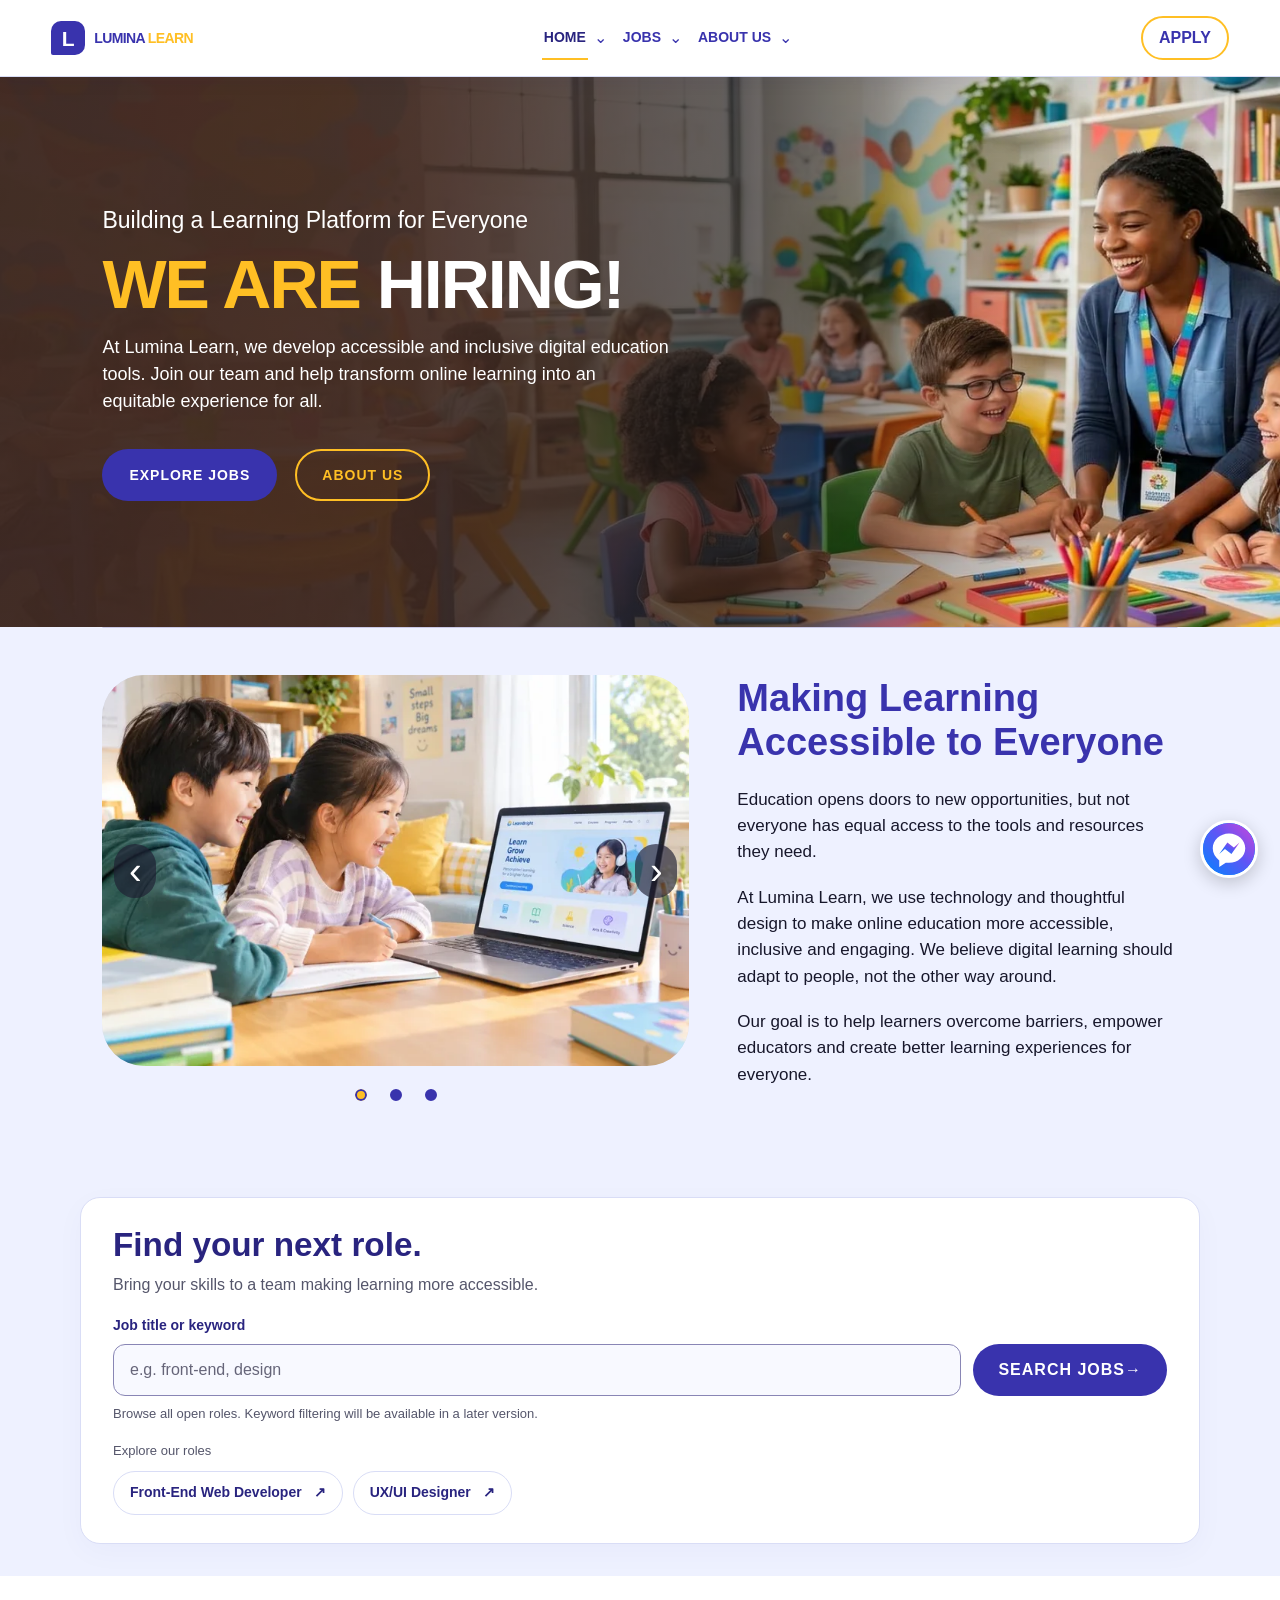
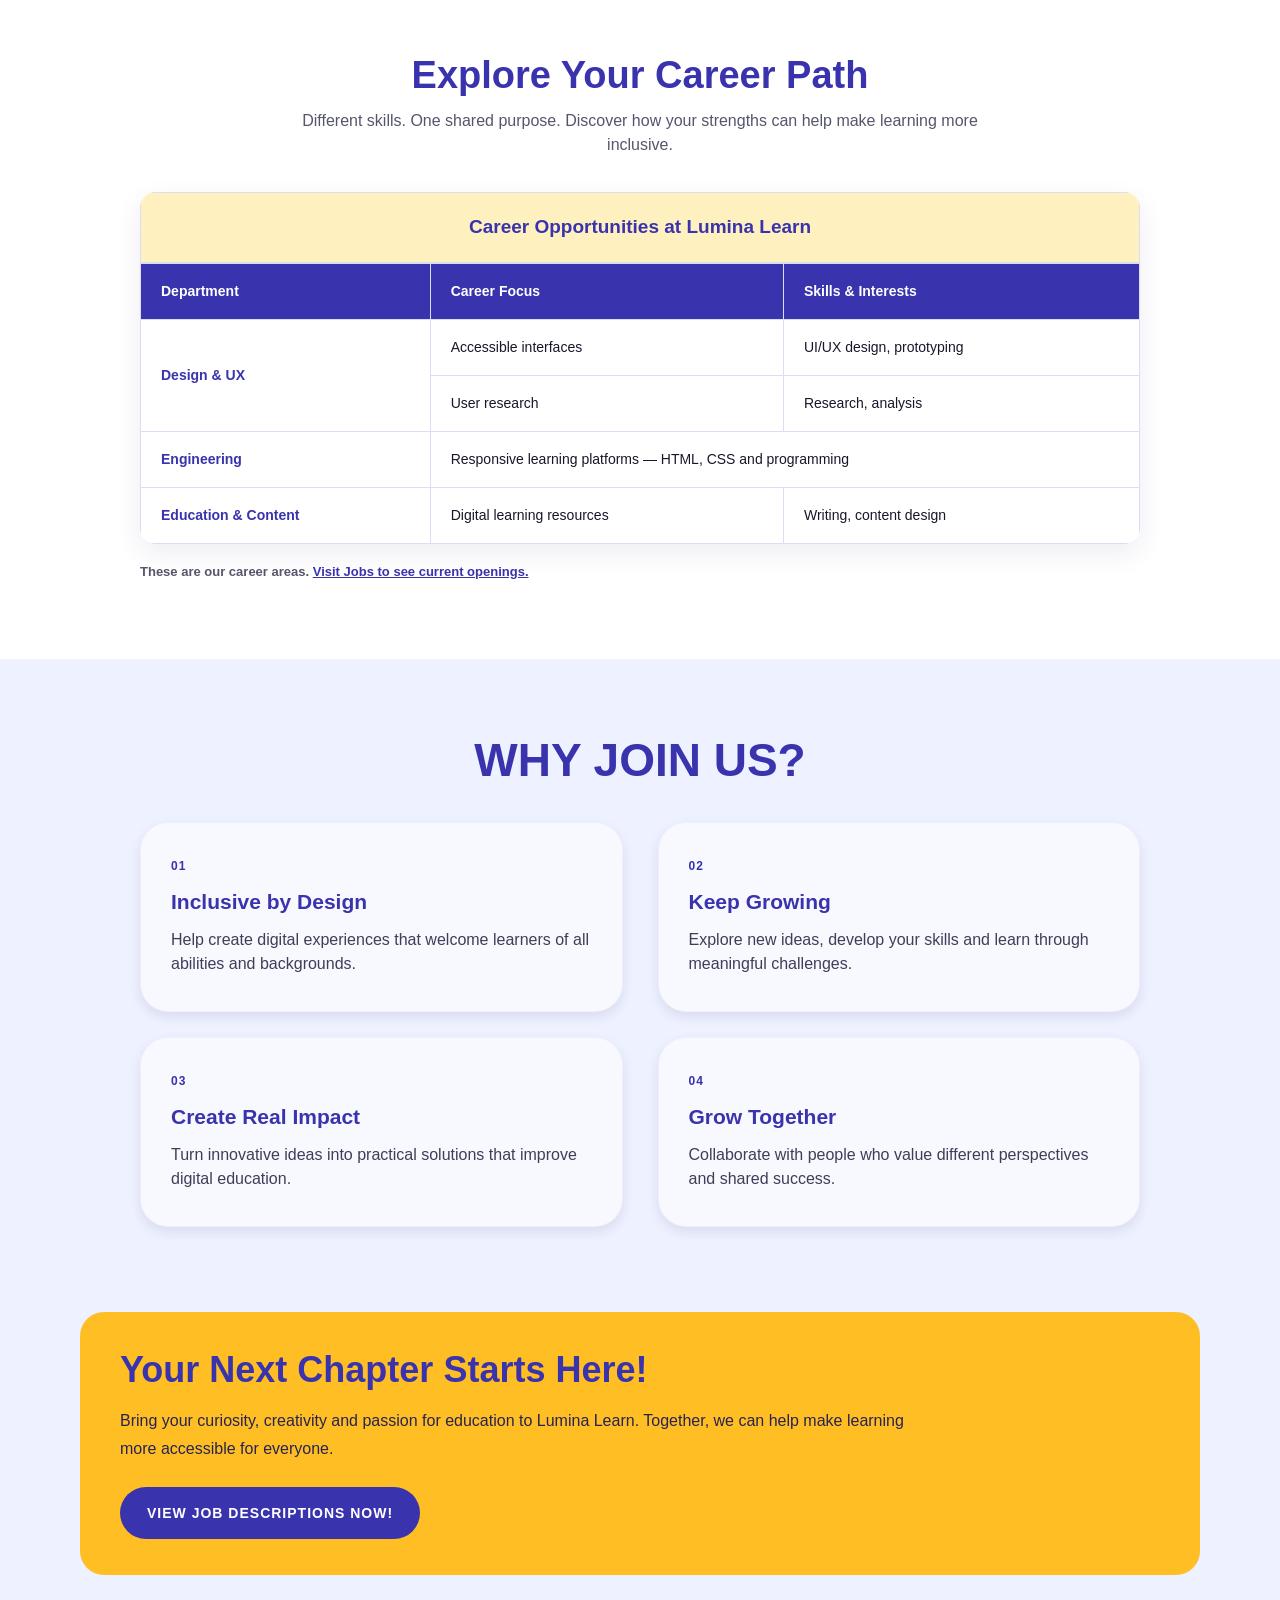
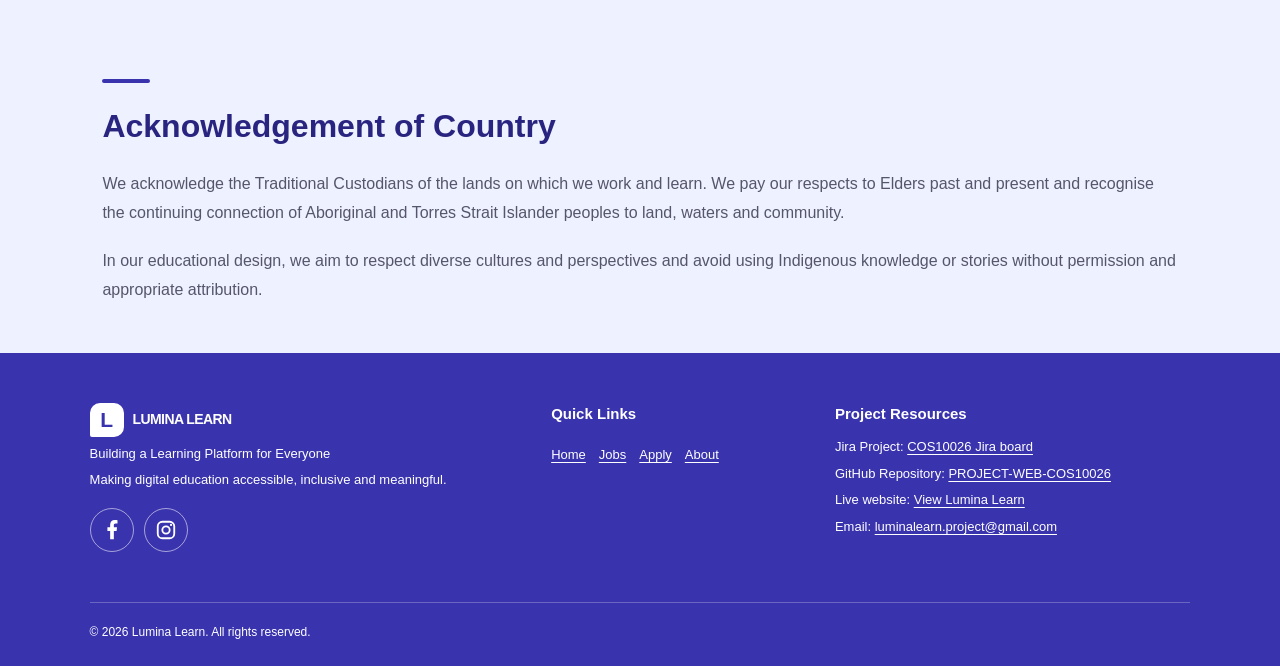
<file: project2/index.html>
<!DOCTYPE html>
<html lang="en">
 <head>
  <meta charset="utf-8"/>
  <meta content="width=device-width, initial-scale=1.0" name="viewport"/>
  <meta content="#3933ad" name="theme-color"/>
  <meta content="website" property="og:type"/>
  <meta content="Lumina Learn" property="og:site_name"/>
  <meta content="Lumina Learn | Careers" property="og:title"/>
  <meta content="Join Lumina Learn and help make digital education accessible to everyone." property="og:description"/>
  <title>
   Lumina Learn | Careers
  </title>
  <link href="images/favicon.ico" rel="icon" sizes="any"/>
  <link href="images/favicon.svg" rel="icon" type="image/svg+xml"/>
  <link as="image" href="images/hero-classroom.webp" rel="preload"/>
  <!--LINK TO style.css-->
  <link href="styles/style.css" rel="stylesheet"/>
  <style>
   .home-page #job-keyword { caret-color: var(--purple); }
  </style>
 </head>
 <body class="home-page">
  <a class="skip-link" href="#home-main">
   Skip to main content
  </a>
  <!-- STICKY NAVIGATION-->
  <!-- LOGO -->
  <header class="site-header">
   <a aria-label="Lumina Learn home" class="brand" href="index.html#home">
    <span class="brand-mark">
     L
    </span>
    <span class="brand-name">
     LUMINA
     <span>
      LEARN
     </span>
    </span>
   </a>
   <!-- HOME -->
   <nav aria-label="Main navigation" class="main-nav">
    <div class="nav-dropdown">
     <a aria-current="page" class="nav-link active" href="index.html#home">
      Home
     </a>
     <span aria-hidden="true" class="caret">
      ⌄
     </span>
     <div aria-label="Home sections" class="dropdown-menu" role="group">
      <a class="" href="index.html#our-impact">
       Our Impact
      </a>
      <a class="" href="index.html#career">
       Career
      </a>
      <a class="" href="index.html#why-join-us">
       Why Join Us?
      </a>
     </div>
    </div>
    <!-- JOBS -->
    <div class="nav-dropdown">
     <a class="nav-link" href="jobs.html">
      Jobs
     </a>
     <span aria-hidden="true" class="caret">
      ⌄
     </span>
     <div aria-label="Jobs sections" class="dropdown-menu" role="group">
      <a class="" href="jobs.html#frontend-developer">
       Web Developer
      </a>
      <a class="" href="jobs.html#ux-ui-designer">
       UX/UI Designer
      </a>
     </div>
    </div>
    <!-- ABOUT US -->
    <div class="nav-dropdown">
     <a class="nav-link" href="about.php">
      About Us
     </a>
     <span aria-hidden="true" class="caret">
      ⌄
     </span>
     <div aria-label="About Us sections" class="dropdown-menu" role="group">
      <a class="" href="about.php#our-project">
       Our Project
      </a>
      <a class="" href="about.php#group-info">
       Get to Know
      </a>
      <a class="" href="about.php#team-members">
       Meet Our Team
      </a>
      <a class="" href="about.php#site-footer">
       Contact Us
      </a>
     </div>
    </div>
   </nav>
   <!-- HEADER ACTIONS -->
   <div class="header-actions">
    <a class="apply-button" href="apply.html">
     Apply
    </a>
   </div>
  </header>
  <main id="home-main" tabindex="-1">
   <!-- HOME -->
   <section class="hero" id="home">
    <div class="hero-copy">
     <p class="eyebrow">
      Building a Learning Platform for Everyone
     </p>
     <h1>
      WE ARE
      <span>
       HIRING!
      </span>
     </h1>
     <p class="hero-description">
      At Lumina Learn, we develop accessible and inclusive digital
                    education tools. Join our team and help transform online
                    learning into an equitable experience for all.
     </p>
     <div class="hero-actions">
      <a class="button button-primary" href="jobs.html">
       Explore Jobs
      </a>
      <a class="button button-secondary" href="about.php">
       About Us
      </a>
     </div>
    </div>
   </section>
   <!-- SLIDER, use AI for method suggestion, youtube: https://www.youtube.com/watch?v=3erWBgEOrmE -->
   <!-- Impact: image slider left, text right -->
   <section class="impact-section" id="our-impact">
    <fieldset class="image-slider">
     <legend>
      Learning at Lumina Learn
     </legend>
     <!-- CSS-only slider: choose an image using the dots -->
     <input checked="" id="learning-slide-1" name="learning-slide" type="radio"/>
     <input id="learning-slide-2" name="learning-slide" type="radio"/>
     <input id="learning-slide-3" name="learning-slide" type="radio"/>
     <div class="slider-window">
      <div class="slider-track">
       <img alt="Two children using an online learning platform together on a laptop." decoding="async" height="1024" loading="lazy" sizes="(max-width: 700px) 90vw, 50vw" src="images/learning1.webp" srcset="images/learning1-480.webp 480w, images/learning1-768.webp 768w, images/learning1-1200.webp 1200w" width="1536"/>
       <img alt="A child exploring online courses and tracking learning progress." decoding="async" height="1024" loading="lazy" sizes="(max-width: 700px) 90vw, 50vw" src="images/learning2.webp" srcset="images/learning2-480.webp 480w, images/learning2-768.webp 768w, images/learning2-1200.webp 1200w" width="1536"/>
       <img alt="A child celebrating a completed maths exercise, with illustrated learning progress charts." decoding="async" height="1024" loading="lazy" sizes="(max-width: 700px) 90vw, 50vw" src="images/learning3.webp" srcset="images/learning3-480.webp 480w, images/learning3-768.webp 768w, images/learning3-1200.webp 1200w" width="1536"/>
      </div>
     </div>
     <div class="slider-dots">
      <!-- SLIDE 1 -->
      <label for="learning-slide-1">
       <span class="slider-label">
        Show image 1 of 3
       </span>
       <span aria-hidden="true" class="slider-arrow slider-prev" title="Previous image">
        ‹
       </span>
       <span aria-hidden="true" class="slider-arrow slider-next" title="Next image">
        ›
       </span>
      </label>
      <!-- SLIDE 2 -->
      <label for="learning-slide-2">
       <span class="slider-label">
        Show image 2 of 3
       </span>
       <span aria-hidden="true" class="slider-arrow slider-prev" title="Previous image">
        ‹
       </span>
       <span aria-hidden="true" class="slider-arrow slider-next" title="Next image">
        ›
       </span>
      </label>
      <!-- SLIDE 3 -->
      <label for="learning-slide-3">
       <span class="slider-label">
        Show image 3 of 3
       </span>
       <span aria-hidden="true" class="slider-arrow slider-prev" title="Previous image">
        ‹
       </span>
       <span aria-hidden="true" class="slider-arrow slider-next" title="Next image">
        ›
       </span>
      </label>
     </div>
    </fieldset>
    <div class="impact-copy">
     <h2 id="impact-title">
      Making Learning Accessible to Everyone
     </h2>
     <p>
      Education opens doors to new opportunities, but not everyone
                    has equal access to the tools and resources they need.
     </p>
     <p>
      At Lumina Learn, we use technology and thoughtful design to
                    make online education more accessible, inclusive and engaging.
                    We believe digital learning should adapt to people, not the
                    other way around.
     </p>
     <p>
      Our goal is to help learners overcome barriers, empower
                    educators and create better learning experiences for everyone.
     </p>
    </div>
   </section>
   <!-- SEARCH BAR -->
   <section class="home-role-browser" id="find-role">
    <!-- INTRO -->
    <div class="home-role-intro">
     <h2 id="job-search-title">
      Find your next role.
     </h2>
     <p>
      Bring your skills to a team making learning more accessible.
     </p>
    </div>
    <!-- FORM -->
    <form action="jobs.html#open-roles" aria-describedby="job-search-note" class="home-search-form" method="get" role="search">
     <label for="job-keyword">
      Job title or keyword
     </label>
     <div class="home-search-controls">
      <input id="job-keyword" maxlength="80" name="keywords" placeholder="e.g. front-end, design" type="search"/>
      <button class="button button-dark" type="submit">
       Search jobs
       <span aria-hidden="true">
        →
       </span>
      </button>
     </div>
     <p id="job-search-note">
      Browse all open roles. Keyword filtering will be available in a later version.
     </p>
    </form>
    <!-- LINKS -->
    <div class="home-role-links">
     <span>
      Explore our roles
     </span>
     <a href="jobs.html#frontend-developer">
      Front-End Web Developer
      <span aria-hidden="true">
       ↗
      </span>
     </a>
     <a href="jobs.html#ux-ui-designer">
      UX/UI Designer
      <span aria-hidden="true">
       ↗
      </span>
     </a>
    </div>
   </section>
   <!--CARREER PATH-->
   <!-- Career table with cell merging -->
   <section class="career-section" id="career">
    <div class="section-heading">
     <h2>
      Explore Your Career Path
     </h2>
     <p>
      Different skills. One shared purpose. Discover how your
                    strengths can help make learning more inclusive.
     </p>
    </div>
    <div class="table-wrap">
     <table class="career-table">
      <caption class="table-title">
       Career Opportunities at Lumina Learn
      </caption>
      <thead>
       <tr>
        <th scope="col">
         Department
        </th>
        <th scope="col">
         Career Focus
        </th>
        <th scope="col">
         Skills &amp; Interests
        </th>
       </tr>
      </thead>
      <tbody>
       <tr>
        <th class="department-cell" rowspan="2" scope="rowgroup">
         Design &amp; UX
        </th>
        <td>
         Accessible interfaces
        </td>
        <td>
         UI/UX design, prototyping
        </td>
       </tr>
       <tr>
        <td>
         User research
        </td>
        <td>
         Research, analysis
        </td>
       </tr>
      </tbody>
      <tbody>
       <tr>
        <th class="department-cell">
         Engineering
        </th>
        <td colspan="2">
         Responsive learning platforms — HTML, CSS and programming
        </td>
       </tr>
       <tr>
        <th class="department-cell">
         Education &amp; Content
        </th>
        <td>
         Digital learning resources
        </td>
        <td>
         Writing, content design
        </td>
       </tr>
      </tbody>
     </table>
    </div>
    <p class="table-note" style="font-weight: 600;">
     These are our career areas.
     <a href="jobs.html#open-roles">
      Visit Jobs to see current openings.
     </a>
    </p>
   </section>
   <!---WHY JOIN US-->
   <section class="why-section" id="why-join-us">
    <div class="section-heading">
     <h2>
      WHY JOIN US?
     </h2>
    </div>
    <div class="benefit-grid">
     <article class="benefit-card">
      <span aria-hidden="true" class="benefit-number">
       01
      </span>
      <h3>
       Inclusive by Design
      </h3>
      <p>
       Help create digital experiences that welcome learners of all abilities and backgrounds.
      </p>
     </article>
     <article class="benefit-card">
      <span aria-hidden="true" class="benefit-number">
       02
      </span>
      <h3>
       Keep Growing
      </h3>
      <p>
       Explore new ideas, develop your skills and learn through meaningful challenges.
      </p>
     </article>
     <article class="benefit-card">
      <span aria-hidden="true" class="benefit-number">
       03
      </span>
      <h3>
       Create Real Impact
      </h3>
      <p>
       Turn innovative ideas into practical solutions that improve digital education.
      </p>
     </article>
     <article class="benefit-card">
      <span aria-hidden="true" class="benefit-number">
       04
      </span>
      <h3>
       Grow Together
      </h3>
      <p>
       Collaborate with people who value different perspectives and shared success.
      </p>
     </article>
    </div>
   </section>
   <!-- Call to action -->
   <section class="cta-section" id="call-to-action">
    <h2>
     Your Next Chapter Starts Here!
    </h2>
    <p>
     Bring your curiosity, creativity and passion for education to
                Lumina Learn. Together, we can help make learning more accessible
                for everyone.
    </p>
    <a class="button button-dark" href="jobs.html">
     View Job Descriptions Now!
    </a>
   </section>
   <section aria-labelledby="country-title" class="country-acknowledgement">
    <h2 id="country-title">
     Acknowledgement of Country
    </h2>
    <p>
     We acknowledge the Traditional Custodians of the lands on which we work and learn. We pay our respects to Elders past and present and recognise the continuing connection of Aboriginal and Torres Strait Islander peoples to land, waters and community.
    </p>
    <p>
     In our educational design, we aim to respect diverse cultures and perspectives and avoid using Indigenous knowledge or stories without permission and appropriate attribution.
    </p>
   </section>
  </main>
  <footer class="site-footer" id="site-footer">
   <div class="footer-brand">
    <a class="brand brand-light" href="index.html#home">
     <span class="brand-mark">
      L
     </span>
     <span class="brand-name">
      LUMINA
      <span>
       LEARN
      </span>
     </span>
    </a>
    <p>
     Building a Learning Platform for Everyone
    </p>
    <p>
     Making digital education accessible, inclusive and meaningful.
    </p>
    <div class="footer-social">
     <a aria-label="Facebook (opens in a new tab)" class="footer-social-icon" href="https://www.facebook.com/profile.php?id=61596296752214" rel="noopener noreferrer" target="_blank">
      <img alt="" height="22" src="images/social-facebook.svg" width="22"/>
     </a>
     <a aria-label="Instagram (opens in a new tab)" class="footer-social-icon" href="https://www.instagram.com/luminalearn.project/" rel="noopener noreferrer" target="_blank">
      <img alt="" height="22" src="images/social-instagram.svg" width="22"/>
     </a>
    </div>
   </div>
   <div class="footer-links">
    <h2>
     Quick Links
    </h2>
    <a href="index.html#home">
     Home
    </a>
    <a href="jobs.html">
     Jobs
    </a>
    <a href="apply.html">
     Apply
    </a>
    <a aria-current="page" href="about.php">
     About
    </a>
   </div>
   <div class="footer-resources">
    <h2>
     Project Resources
    </h2>
    <p>
     Jira Project:
     <a href="https://hyo2108.atlassian.net/jira/software/projects/SCRUM/boards/1" rel="noopener noreferrer" target="_blank">
      COS10026 Jira board
     </a>
    </p>
    <p>
     GitHub Repository:
     <a href="https://github.com/NguyenHieu-P/PROJECT-WEB-COS10026" rel="noopener noreferrer" target="_blank">
      PROJECT-WEB-COS10026
     </a>
    </p>
    <p>
     Live website:
     <a href="https://nguyenhieu-p.github.io/PROJECT-WEB-COS10026/" rel="noopener noreferrer" target="_blank">
      View Lumina Learn
     </a>
    </p>
    <p>
     Email:
     <a href="mailto:luminalearn.project@gmail.com">
      luminalearn.project@gmail.com
     </a>
    </p>
   </div>
   <p class="copyright">
    © 2026 Lumina Learn. All rights reserved.
   </p>
   <a aria-label="Message Lumina Learn on Messenger (opens in a new tab)" class="messenger-float" href="https://m.me/61596296752214" rel="noopener noreferrer" target="_blank">
    <img alt="" height="52" src="images/messenger-icon.svg" width="52"/>
   </a>
  </footer>
 </body>
</html>
</file>
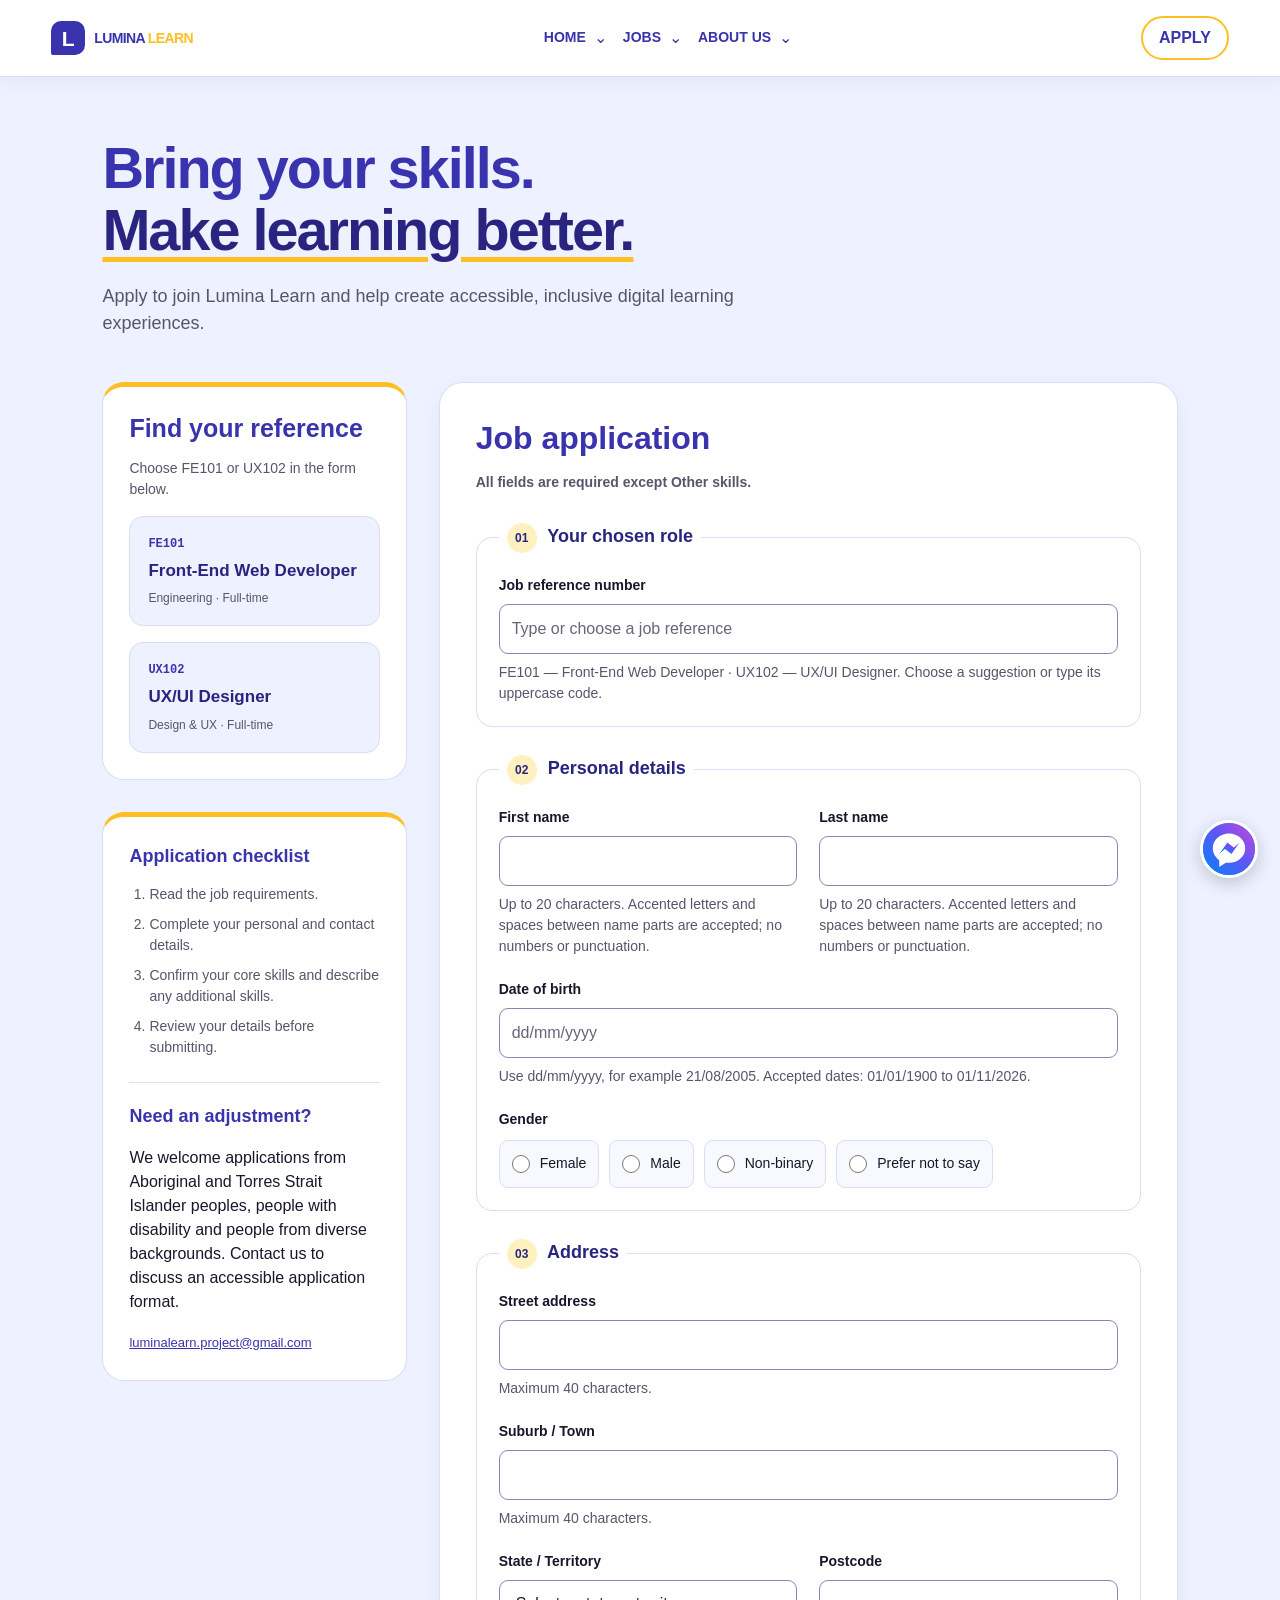
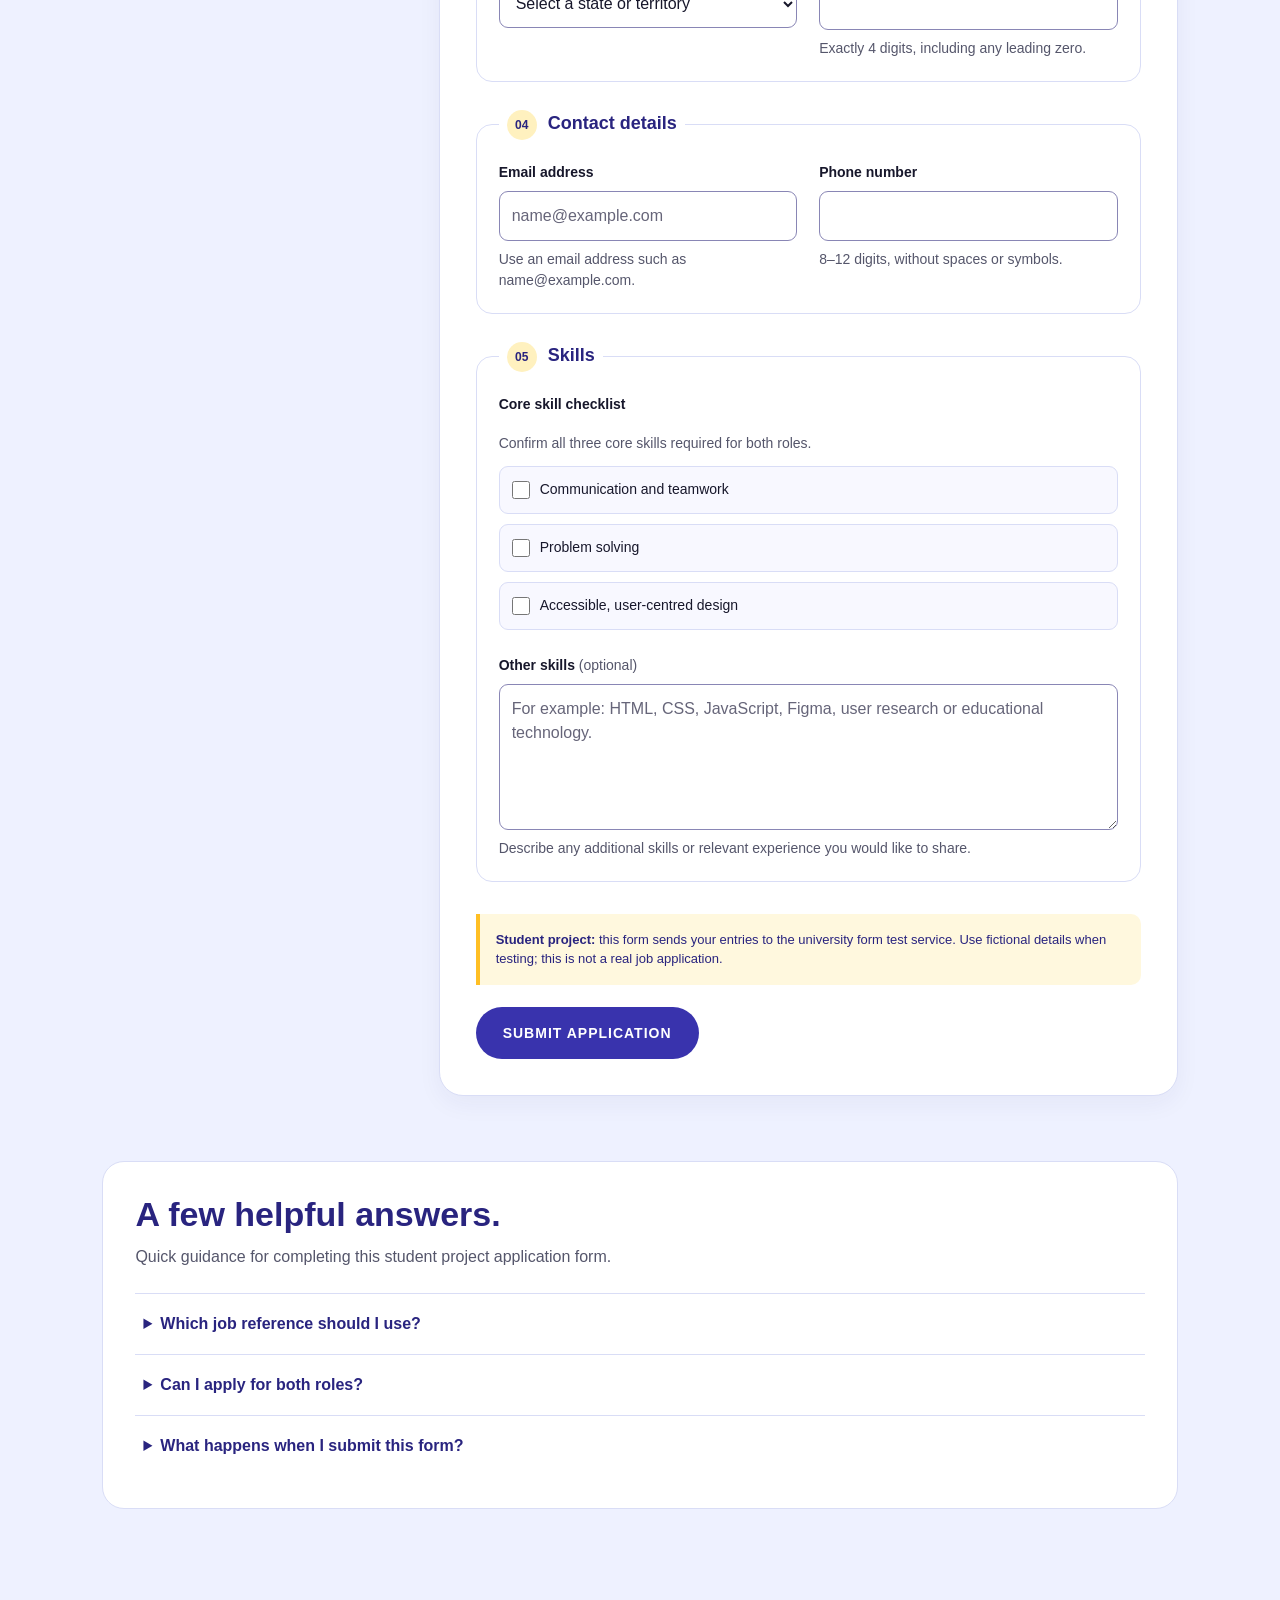
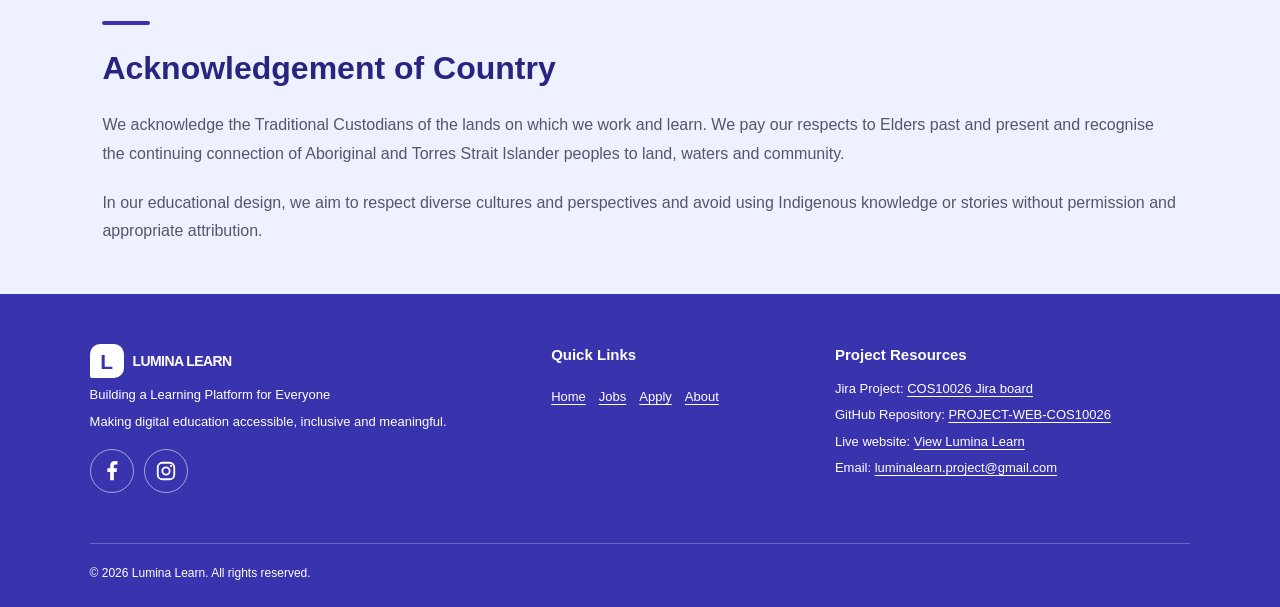
<file: project2/apply.html>
<!DOCTYPE html>
<html lang="en">
 <head>
  <meta charset="utf-8"/>
  <meta content="width=device-width, initial-scale=1.0" name="viewport"/>
  <meta content="#3933ad" name="theme-color"/>
  <meta content="Apply for a Front-End Web Developer or UX/UI Designer role at Lumina Learn." name="description"/>
  <meta content="website" property="og:type"/>
  <meta content="Lumina Learn" property="og:site_name"/>
  <meta content="Lumina Learn | Apply for a Role" property="og:title"/>
  <meta content="Apply for a Front-End Web Developer or UX/UI Designer role at Lumina Learn." property="og:description"/>
  <title>
   Lumina Learn | Apply for a Role
  </title>
  <link href="images/favicon.ico" rel="icon" sizes="any"/>
  <link href="images/favicon.svg" rel="icon" type="image/svg+xml"/>
  <link href="styles/style.css" rel="stylesheet"/>
  <style>
   .apply-page .apply-reference { font-family: "Courier New", monospace; }
  </style>
 </head>
 <body class="apply-page">
  <a class="skip-link" href="#apply-main">
   Skip to main content
  </a>
  <!-- Sticky navigation -->
  <header class="site-header">
   <a aria-label="Lumina Learn home" class="brand" href="index.html#home">
    <span class="brand-mark">
     L
    </span>
    <span class="brand-name">
     LUMINA
     <span>
      LEARN
     </span>
    </span>
   </a>
   <!-- HOME -->
   <nav aria-label="Main navigation" class="main-nav">
    <div class="nav-dropdown">
     <a class="nav-link" href="index.html#home">
      Home
     </a>
     <span aria-hidden="true" class="caret">
      ⌄
     </span>
     <div aria-label="Home sections" class="dropdown-menu" role="group">
      <a class="" href="index.html#our-impact">
       Our Impact
      </a>
      <a class="" href="index.html#career">
       Career
      </a>
      <a class="" href="index.html#why-join-us">
       Why Join Us?
      </a>
     </div>
    </div>
    <!-- JOBS -->
    <div class="nav-dropdown">
     <a class="nav-link" href="jobs.html">
      Jobs
     </a>
     <span aria-hidden="true" class="caret">
      ⌄
     </span>
     <div aria-label="Jobs sections" class="dropdown-menu" role="group">
      <a class="" href="jobs.html#frontend-developer">
       Web Developer
      </a>
      <a class="" href="jobs.html#ux-ui-designer">
       UX/UI Designer
      </a>
     </div>
    </div>
    <!-- ABOUT US -->
    <div class="nav-dropdown">
     <a class="nav-link" href="about.php">
      About Us
     </a>
     <span aria-hidden="true" class="caret">
      ⌄
     </span>
     <div aria-label="About Us sections" class="dropdown-menu" role="group">
      <a class="" href="about.php#our-project">
       Our Project
      </a>
      <a class="" href="about.php#group-info">
       Get to Know
      </a>
      <a class="" href="about.php#team-members">
       Meet Our Team
      </a>
      <a class="" href="about.php#site-footer">
       Contact Us
      </a>
     </div>
    </div>
   </nav>
   <!-- HEADER ACTIONS -->
   <div class="header-actions">
    <a aria-current="page" class="apply-button" href="apply.html">
     Apply
    </a>
   </div>
  </header>
  <main id="apply-main" tabindex="-1">
   <section aria-labelledby="apply-title" class="apply-hero">
    <h1 id="apply-title">
     Bring your skills.
     <br/>
     <span>
      Make learning better.
     </span>
    </h1>
    <p>
     Apply to join Lumina Learn and help create accessible, inclusive digital learning experiences.
    </p>
   </section>
   <div class="apply-layout">
    <aside aria-labelledby="apply-guide-title" class="apply-guide">
     <h2 id="apply-guide-title">
      Find your reference
     </h2>
     <p>
      Choose FE101 or UX102 in the form below.
     </p>
     <a class="apply-role" href="jobs.html#frontend-developer">
      <span class="apply-reference">
       FE101
      </span>
      <strong>
       Front-End Web Developer
      </strong>
      <span>
       Engineering · Full-time
      </span>
     </a>
     <a class="apply-role" href="jobs.html#ux-ui-designer">
      <span class="apply-reference">
       UX102
      </span>
      <strong>
       UX/UI Designer
      </strong>
      <span>
       Design &amp; UX · Full-time
      </span>
     </a>
    </aside>
    <section class="apply-form-panel">
     <div class="apply-form-heading">
      <h2 id="form-title">
       Job application
      </h2>
      <p id="form-instructions" style="font-weight: 700;">
       All fields are required except Other skills.
      </p>
     </div>
     <form action="https://mercury.swin.edu.au/it000000/formtest.php" aria-describedby="form-instructions form-test-note" aria-labelledby="form-title" class="apply-form" method="post">
      <fieldset class="apply-fieldset">
       <legend>
        <span class="apply-step">
         01
        </span>
        Your chosen role
       </legend>
       <div class="apply-field">
        <label for="job-reference">
         Job reference number
        </label>
        <input aria-describedby="reference-help" class="apply-reference" id="job-reference" list="job-reference-options" maxlength="5" minlength="5" name="job_reference" pattern="FE101|UX102" placeholder="Type or choose a job reference" required="" title="Choose FE101 for Front-End Web Developer or UX102 for UX/UI Designer." type="text"/>
        <datalist id="job-reference-options">
         <option label="Front-End Web Developer" value="FE101">
         </option>
         <option label="UX/UI Designer" value="UX102">
         </option>
        </datalist>
        <div aria-atomic="true" aria-live="polite" class="apply-error-region">
         <p class="apply-error" id="job-reference-error">
          Error: enter FE101 or UX102 using uppercase letters.
         </p>
        </div>
        <p class="apply-hint" id="reference-help">
         FE101 — Front-End Web Developer · UX102 — UX/UI Designer. Choose a suggestion or type its uppercase code.
        </p>
       </div>
      </fieldset>
      <fieldset class="apply-fieldset">
       <legend>
        <span class="apply-step">
         02
        </span>
        Personal details
       </legend>
       <div class="apply-form-grid">
        <div class="apply-field">
         <label for="first-name">
          First name
         </label>
         <input aria-describedby="first-name-help" autocomplete="given-name" id="first-name" maxlength="20" name="first_name" pattern="\p{L}[\p{L}\p{M}]*(?: \p{L}[\p{L}\p{M}]*)*" required="" title="Enter up to 20 characters using letters and single spaces between name parts. Accented letters are accepted." type="text"/>
         <div aria-atomic="true" aria-live="polite" class="apply-error-region">
          <p class="apply-error" id="first-name-error">
           Error: use up to 20 characters with letters and single spaces between name parts; no numbers or punctuation.
          </p>
         </div>
         <p class="apply-hint" id="first-name-help">
          Up to 20 characters. Accented letters and spaces between name parts are accepted; no numbers or punctuation.
         </p>
        </div>
        <div class="apply-field">
         <label for="last-name">
          Last name
         </label>
         <input aria-describedby="last-name-help" autocomplete="family-name" id="last-name" maxlength="20" name="last_name" pattern="\p{L}[\p{L}\p{M}]*(?: \p{L}[\p{L}\p{M}]*)*" required="" title="Enter up to 20 characters using letters and single spaces between name parts. Accented letters are accepted." type="text"/>
         <div aria-atomic="true" aria-live="polite" class="apply-error-region">
          <p class="apply-error" id="last-name-error">
           Error: use up to 20 characters with letters and single spaces between name parts; no numbers or punctuation.
          </p>
         </div>
         <p class="apply-hint" id="last-name-help">
          Up to 20 characters. Accented letters and spaces between name parts are accepted; no numbers or punctuation.
         </p>
        </div>
        <div class="apply-field apply-full-width">
         <label for="date-of-birth">
          Date of birth
         </label>
         <input aria-describedby="dob-help" autocomplete="bday" id="date-of-birth" maxlength="10" minlength="10" name="date_of_birth" pattern="(?=(?:[0-9]{2}/[0-9]{2}/(?:19[0-9]{2}|20[01][0-9]|202[0-5])|[0-9]{2}/(?:0[1-9]|10)/2026|01/11/2026)$)(?:(?:0[1-9]|1[0-9]|2[0-8])/(?:0[1-9]|1[0-2])/[0-9]{4}|(?:29|30)/(?:0[13-9]|1[0-2])/[0-9]{4}|31/(?:0[13578]|1[02])/[0-9]{4}|29/02/(?:[0-9]{2}(?:0[48]|[2468][048]|[13579][26])|(?:[02468][048]|[13579][26])00))" placeholder="dd/mm/yyyy" required="" title="Enter a valid date as dd/mm/yyyy, with year 1900 or later and no later than 01/11/2026." type="text"/>
         <div aria-atomic="true" aria-live="polite" class="apply-error-region">
          <p class="apply-error" id="date-of-birth-error">
           Error: use a valid date as dd/mm/yyyy, with a year from 1900 and no later than 01/11/2026.
          </p>
         </div>
         <p class="apply-hint" id="dob-help">
          Use dd/mm/yyyy, for example 21/08/2005. Accepted dates: 01/01/1900 to 01/11/2026.
         </p>
        </div>
       </div>
       <fieldset class="apply-choice-fieldset">
        <legend>
         Gender
        </legend>
        <div class="apply-choice-list">
         <label class="apply-choice" for="gender-female">
          <input id="gender-female" name="gender" required="" type="radio" value="Female"/>
          <span>
           Female
          </span>
         </label>
         <label class="apply-choice" for="gender-male">
          <input id="gender-male" name="gender" required="" type="radio" value="Male"/>
          <span>
           Male
          </span>
         </label>
         <label class="apply-choice" for="gender-nonbinary">
          <input id="gender-nonbinary" name="gender" required="" type="radio" value="Non-binary"/>
          <span>
           Non-binary
          </span>
         </label>
         <label class="apply-choice" for="gender-undisclosed">
          <input id="gender-undisclosed" name="gender" required="" type="radio" value="Prefer not to say"/>
          <span>
           Prefer not to say
          </span>
         </label>
        </div>
        <div aria-atomic="true" aria-live="polite" class="apply-error-region">
         <p class="apply-error" id="gender-error">
          Error: choose one gender option, including Prefer not to say if you prefer.
         </p>
        </div>
       </fieldset>
      </fieldset>
      <fieldset class="apply-fieldset">
       <legend>
        <span class="apply-step">
         03
        </span>
        Address
       </legend>
       <div class="apply-form-grid">
        <div class="apply-field apply-full-width">
         <label for="street-address">
          Street address
         </label>
         <input aria-describedby="street-help" autocomplete="address-line1" id="street-address" maxlength="40" name="street_address" pattern=".*\S.*" required="" title="Enter an address containing at least one non-space character." type="text"/>
         <div aria-atomic="true" aria-live="polite" class="apply-error-region">
          <p class="apply-error" id="street-address-error">
           Error: enter your street address, up to 40 characters.
          </p>
         </div>
         <p class="apply-hint" id="street-help">
          Maximum 40 characters.
         </p>
        </div>
        <div class="apply-field apply-full-width">
         <label for="suburb">
          Suburb / Town
         </label>
         <input aria-describedby="suburb-help" autocomplete="address-level2" id="suburb" maxlength="40" name="suburb_town" pattern=".*\S.*" required="" title="Enter an address containing at least one non-space character." type="text"/>
         <div aria-atomic="true" aria-live="polite" class="apply-error-region">
          <p class="apply-error" id="suburb-error">
           Error: enter your suburb or town, up to 40 characters.
          </p>
         </div>
         <p class="apply-hint" id="suburb-help">
          Maximum 40 characters.
         </p>
        </div>
        <div class="apply-field">
         <label for="state">
          State / Territory
         </label>
         <select autocomplete="address-level1" id="state" name="state" required="">
          <option disabled="" selected="" value="">
           Select a state or territory
          </option>
          <option value="VIC">
           VIC
          </option>
          <option value="NSW">
           NSW
          </option>
          <option value="QLD">
           QLD
          </option>
          <option value="NT">
           NT
          </option>
          <option value="WA">
           WA
          </option>
          <option value="SA">
           SA
          </option>
          <option value="TAS">
           TAS
          </option>
          <option value="ACT">
           ACT
          </option>
         </select>
         <div aria-atomic="true" aria-live="polite" class="apply-error-region">
          <p class="apply-error" id="state-error">
           Error: select a state or territory.
          </p>
         </div>
        </div>
        <div class="apply-field">
         <label for="postcode">
          Postcode
         </label>
         <input aria-describedby="postcode-help" autocomplete="postal-code" id="postcode" inputmode="numeric" maxlength="4" minlength="4" name="postcode" pattern="[0-9]{4}" required="" title="Enter exactly four digits." type="text"/>
         <div aria-atomic="true" aria-live="polite" class="apply-error-region">
          <p class="apply-error" id="postcode-error">
           Error: enter exactly four digits, including any leading zero.
          </p>
         </div>
         <p class="apply-hint" id="postcode-help">
          Exactly 4 digits, including any leading zero.
         </p>
        </div>
       </div>
      </fieldset>
      <fieldset class="apply-fieldset">
       <legend>
        <span class="apply-step">
         04
        </span>
        Contact details
       </legend>
       <div class="apply-form-grid">
        <div class="apply-field">
         <label for="email">
          Email address
         </label>
         <input aria-describedby="email-hint" autocomplete="email" id="email" name="email" placeholder="name@example.com" required="" type="email"/>
         <div aria-atomic="true" aria-live="polite" class="apply-error-region">
          <p class="apply-error" id="email-error">
           Error: enter an email address in the format name@example.com.
          </p>
         </div>
         <p class="apply-hint" id="email-hint">
          Use an email address such as name@example.com.
         </p>
        </div>
        <div class="apply-field">
         <label for="phone">
          Phone number
         </label>
         <input aria-describedby="phone-help" autocomplete="tel" id="phone" inputmode="numeric" maxlength="12" minlength="8" name="phone" pattern="[0-9]{8,12}" required="" title="Enter 8 to 12 digits, without spaces, brackets or a plus sign." type="tel"/>
         <div aria-atomic="true" aria-live="polite" class="apply-error-region">
          <p class="apply-error" id="phone-error">
           Error: enter 8–12 digits, without spaces, brackets or a plus sign.
          </p>
         </div>
         <p class="apply-hint" id="phone-help">
          8–12 digits, without spaces or symbols.
         </p>
        </div>
       </div>
      </fieldset>
      <fieldset class="apply-fieldset">
       <legend>
        <span class="apply-step">
         05
        </span>
        Skills
       </legend>
       <fieldset aria-describedby="skills-help" class="apply-choice-fieldset">
        <legend>
         Core skill checklist
        </legend>
        <p class="apply-hint" id="skills-help">
         Confirm all three core skills required for both roles.
        </p>
        <div class="apply-choice-list apply-checkbox-list">
         <label class="apply-choice" for="skill-teamwork">
          <input id="skill-teamwork" name="skills[]" required="" type="checkbox" value="Communication and teamwork"/>
          <span>
           Communication and teamwork
          </span>
         </label>
         <label class="apply-choice" for="skill-problem-solving">
          <input id="skill-problem-solving" name="skills[]" required="" type="checkbox" value="Problem solving"/>
          <span>
           Problem solving
          </span>
         </label>
         <label class="apply-choice" for="skill-accessibility">
          <input id="skill-accessibility" name="skills[]" required="" type="checkbox" value="Accessible and user-centred design"/>
          <span>
           Accessible, user-centred design
          </span>
         </label>
        </div>
        <div aria-atomic="true" aria-live="polite" class="apply-error-region">
         <p class="apply-error" id="skills-error">
          Error: confirm all three core skills before submitting.
         </p>
        </div>
       </fieldset>
       <div class="apply-field apply-other-skills">
        <label for="other-skills">
         Other skills
         <span class="apply-optional">
          (optional)
         </span>
        </label>
        <textarea aria-describedby="other-skills-help" id="other-skills" name="other_skills" placeholder="For example: HTML, CSS, JavaScript, Figma, user research or educational technology." rows="5"></textarea>
        <p class="apply-hint" id="other-skills-help">
         Describe any additional skills or relevant experience you would like to share.
        </p>
       </div>
      </fieldset>
      <div class="apply-submit-area">
       <p class="apply-test-note" id="form-test-note">
        <strong>
         Student project:
        </strong>
        this form sends your entries to the university form test service. Use fictional details when testing; this is not a real job application.
       </p>
       <button class="button button-primary" type="submit">
        Submit application
       </button>
      </div>
     </form>
    </section>
    <aside aria-labelledby="apply-checklist-title" class="apply-support">
     <section aria-labelledby="apply-checklist-title" class="apply-guide-note">
      <h3 id="apply-checklist-title">
       Application checklist
      </h3>
      <ol>
       <li>
        Read the job requirements.
       </li>
       <li>
        Complete your personal and contact details.
       </li>
       <li>
        Confirm your core skills and describe any additional skills.
       </li>
       <li>
        Review your details before submitting.
       </li>
      </ol>
     </section>
     <section aria-labelledby="apply-help-title" class="apply-guide-note">
      <h3 id="apply-help-title">
       Need an adjustment?
      </h3>
      <p>
       We welcome applications from Aboriginal and Torres Strait Islander peoples, people with disability and people from diverse backgrounds. Contact us to discuss an accessible application format.
      </p>
      <a href="mailto:luminalearn.project@gmail.com">
       luminalearn.project@gmail.com
      </a>
     </section>
    </aside>
   </div>
   <section aria-labelledby="application-faq-title" class="apply-faq section-anchor" id="application-faq">
    <h2 id="application-faq-title">
     A few helpful answers.
    </h2>
    <p class="apply-faq-intro">
     Quick guidance for completing this student project application form.
    </p>
    <details>
     <summary>
      Which job reference should I use?
     </summary>
     <p>
      Use
      <strong>
       FE101
      </strong>
      for Front-End Web Developer or
      <strong>
       UX102
      </strong>
      for UX/UI Designer. Type the reference or choose a suggestion in the Job reference number field.
      <a href="jobs.html#open-roles">
       Compare the two roles
      </a>
      before choosing.
     </p>
    </details>
    <details>
     <summary>
      Can I apply for both roles?
     </summary>
     <p>
      Yes. Submit a separate application for each job reference, so your information is associated with the correct role.
     </p>
    </details>
    <details>
     <summary>
      What happens when I submit this form?
     </summary>
     <p>
      This is a student project. Your form entries are sent to the university form test service, which displays the submitted name/value pairs. This is not a real job application. Use fictional details when testing.
     </p>
    </details>
   </section>
   <section aria-labelledby="country-title" class="country-acknowledgement">
    <h2 id="country-title">
     Acknowledgement of Country
    </h2>
    <p>
     We acknowledge the Traditional Custodians of the lands on which we work and learn. We pay our respects to Elders past and present and recognise the continuing connection of Aboriginal and Torres Strait Islander peoples to land, waters and community.
    </p>
    <p>
     In our educational design, we aim to respect diverse cultures and perspectives and avoid using Indigenous knowledge or stories without permission and appropriate attribution.
    </p>
   </section>
  </main>
  <footer class="site-footer" id="site-footer">
   <div class="footer-brand">
    <a class="brand brand-light" href="index.html#home">
     <span class="brand-mark">
      L
     </span>
     <span class="brand-name">
      LUMINA
      <span>
       LEARN
      </span>
     </span>
    </a>
    <p>
     Building a Learning Platform for Everyone
    </p>
    <p>
     Making digital education accessible, inclusive and meaningful.
    </p>
    <div class="footer-social">
     <a aria-label="Facebook (opens in a new tab)" class="footer-social-icon" href="https://www.facebook.com/profile.php?id=61596296752214" rel="noopener noreferrer" target="_blank">
      <img alt="" height="22" src="images/social-facebook.svg" width="22"/>
     </a>
     <a aria-label="Instagram (opens in a new tab)" class="footer-social-icon" href="https://www.instagram.com/luminalearn.project/" rel="noopener noreferrer" target="_blank">
      <img alt="" height="22" src="images/social-instagram.svg" width="22"/>
     </a>
    </div>
   </div>
   <div class="footer-links">
    <h2>
     Quick Links
    </h2>
    <a href="index.html#home">
     Home
    </a>
    <a href="jobs.html">
     Jobs
    </a>
    <a href="apply.html">
     Apply
    </a>
    <a aria-current="page" href="about.php">
     About
    </a>
   </div>
   <div class="footer-resources">
    <h2>
     Project Resources
    </h2>
    <p>
     Jira Project:
     <a href="https://hyo2108.atlassian.net/jira/software/projects/SCRUM/boards/1" rel="noopener noreferrer" target="_blank">
      COS10026 Jira board
     </a>
    </p>
    <p>
     GitHub Repository:
     <a href="https://github.com/NguyenHieu-P/PROJECT-WEB-COS10026" rel="noopener noreferrer" target="_blank">
      PROJECT-WEB-COS10026
     </a>
    </p>
    <p>
     Live website:
     <a href="https://nguyenhieu-p.github.io/PROJECT-WEB-COS10026/" rel="noopener noreferrer" target="_blank">
      View Lumina Learn
     </a>
    </p>
    <p>
     Email:
     <a href="mailto:luminalearn.project@gmail.com">
      luminalearn.project@gmail.com
     </a>
    </p>
   </div>
   <p class="copyright">
    © 2026 Lumina Learn. All rights reserved.
   </p>
   <a aria-label="Message Lumina Learn on Messenger (opens in a new tab)" class="messenger-float" href="https://m.me/61596296752214" rel="noopener noreferrer" target="_blank">
    <img alt="" height="52" src="images/messenger-icon.svg" width="52"/>
   </a>
  </footer>
 </body>
</html>
</file>
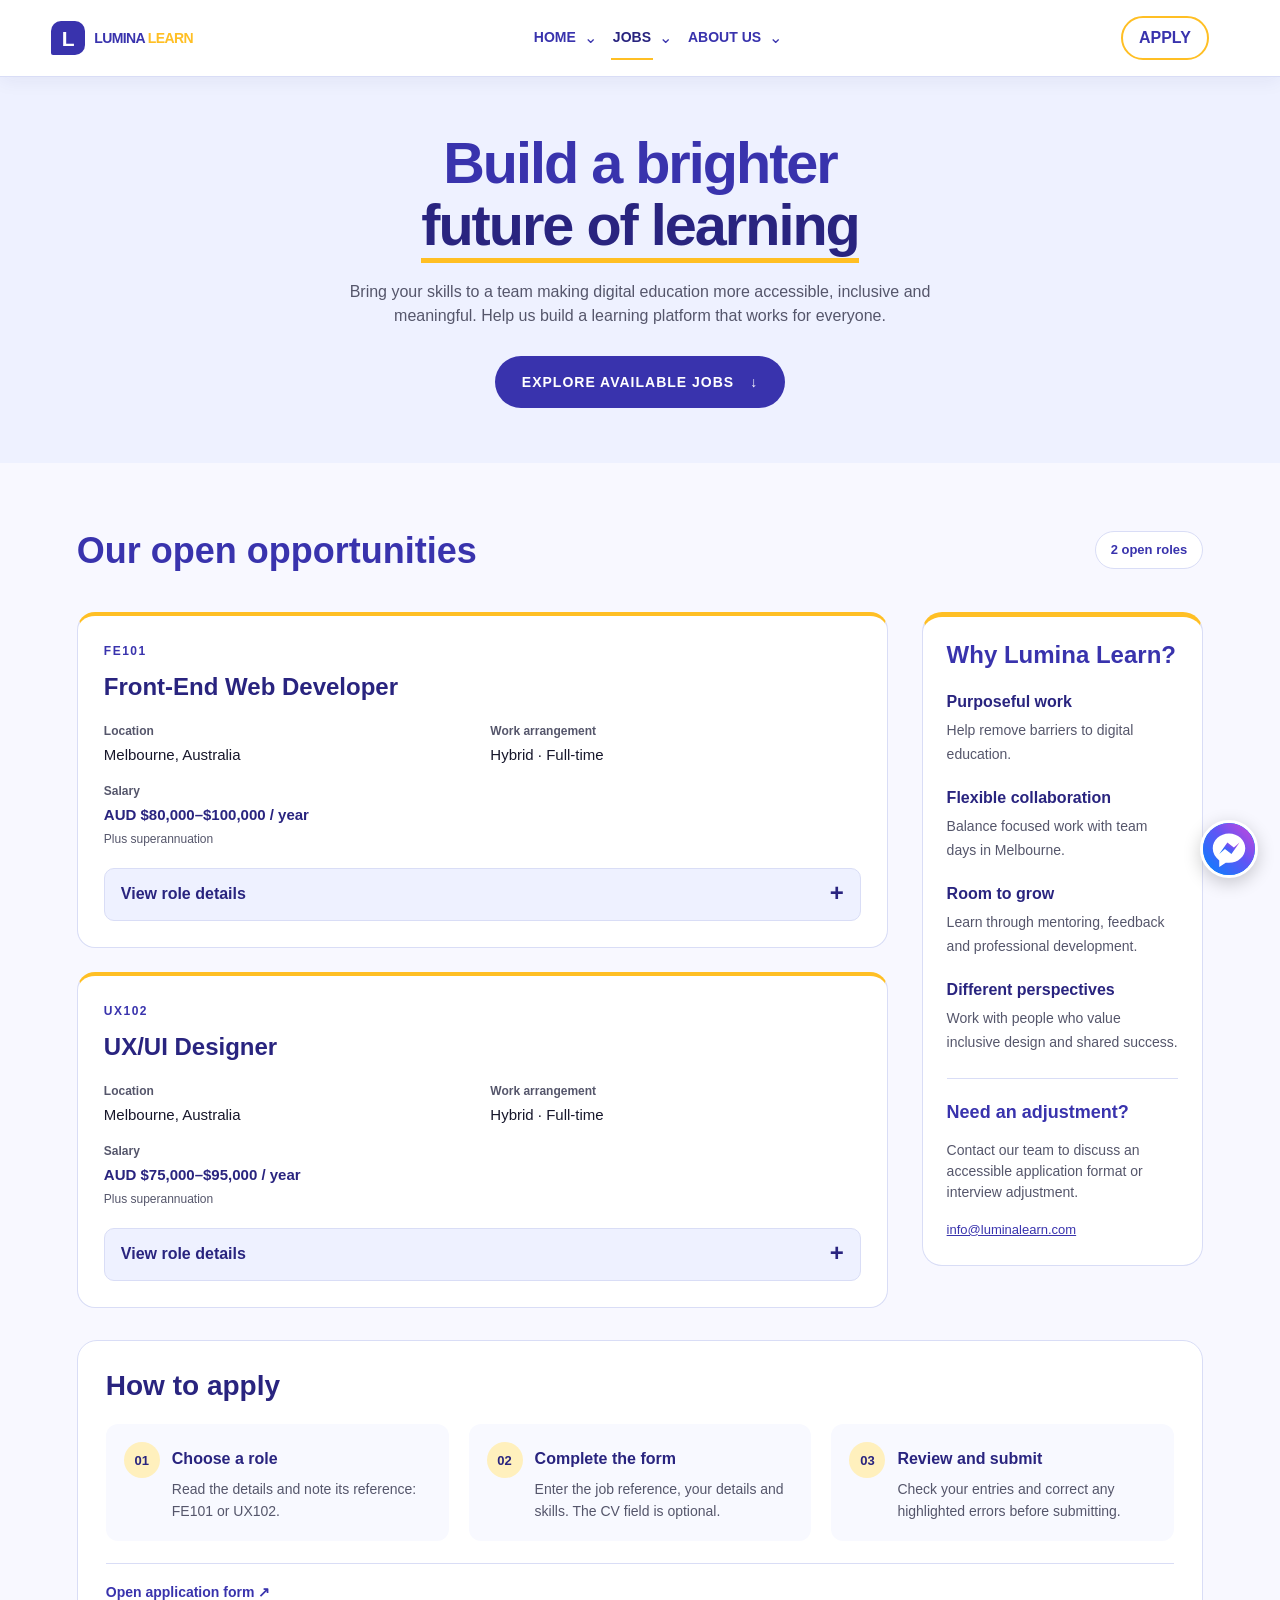
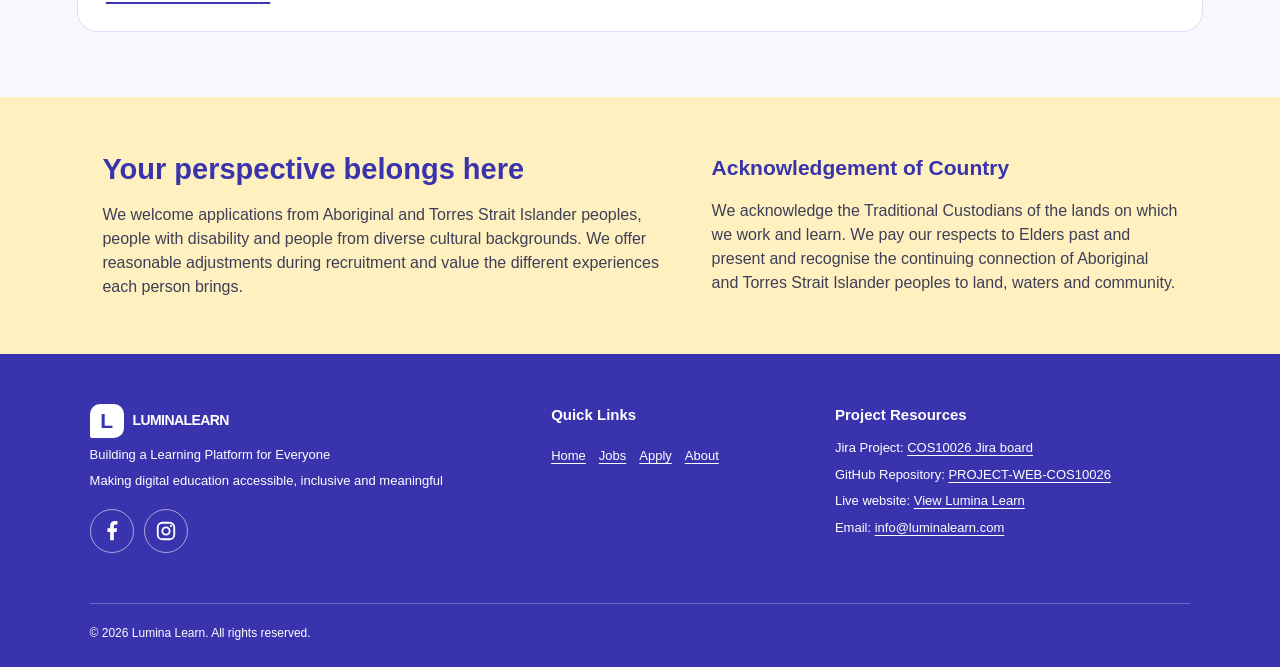
<file: project2/jobs.html>
<!DOCTYPE html>
<html lang="en">
<head>
    <meta charset="UTF-8">
    <meta name="viewport" content="width=device-width, initial-scale=1.0">
    <meta name="theme-color" content="#3933ad">
    <meta name="description" content="Explore front-end development and UX/UI design careers at Lumina Learn, an inclusive educational technology company.">
    <meta property="og:type" content="website">
    <meta property="og:site_name" content="Lumina Learn">
    <meta property="og:title" content="Lumina Learn | Job Opportunities">
    <meta property="og:description" content="Explore front-end development and UX/UI design careers at Lumina Learn, an inclusive educational technology company.">
    <title>Lumina Learn | Job Opportunities</title>
    <link rel="icon" href="images/favicon.ico" sizes="any">
    <link rel="icon" type="image/svg+xml" href="images/favicon.svg">
    <link rel="stylesheet" href="styles/style.css">

    <style>
        .jobs-page .job-reference { font-family: "Courier New", monospace; }
    </style>
</head>
<body class="jobs-page">

    <!-- Sticky navigation -->
<header class="site-header">
    <a aria-label="Lumina Learn home" class="brand" href="index.html#home">
    <span class="brand-mark">
     L </span>
    <span class="brand-name"> LUMINA <span>LEARN</span></span>
   </a>

    <!-- HOME -->
    <nav class="main-nav" aria-label="Main navigation">
        <div class="nav-dropdown">
            <a class="nav-link" href="index.html#home">Home</a>
            <span class="caret" aria-hidden="true">⌄</span>

            <div class="dropdown-menu" role="group" aria-label="Home sections">
                <a href="index.html#our-impact">Our Impact</a>
                <a href="index.html#career">Career</a>
                <a href="index.html#why-join-us">Why Join Us?</a>
            </div>
        </div>

        <!-- JOBS -->
        <div class="nav-dropdown">
            <a class="nav-link active" href="jobs.html" aria-current="page">Jobs</a>
            <span class="caret" aria-hidden="true">⌄</span>

            <div class="dropdown-menu" role="group" aria-label="Jobs sections">
                <a href="jobs.html#frontend-developer">Web Developer</a>
                <a href="jobs.html#ux-ui-designer">UX/UI Designer</a>
            </div>
        </div>

        <!-- ABOUT US -->
        <div class="nav-dropdown">
            <a class="nav-link" href="about.php">About Us</a>
            <span class="caret" aria-hidden="true">⌄</span>

            <div class="dropdown-menu" role="group" aria-label="About Us sections">
                <a href="about.php#our-project">Our Project</a>
                <a href="about.php#group-info">Get to Know</a>
                <a href="about.php#team-members">Meet Our Team</a>
                <a href="about.php#site-footer">Contact Us</a>
            </div>
        </div>
    </nav>

    <!-- HEADER ACTIONS -->
    <div class="header-actions">
        <a class="apply-button" href="apply.html">Apply</a>

        <a class="menu-icon" href="#site-footer" aria-label="Go to footer">
            <span></span>
            <span></span>
            <span></span>
        </a>
    </div>
</header>
    <!-- main content -->
    <main id="jobs-main" tabindex="-1">
        <section class="jobs-hero" aria-labelledby="jobs-title">
            <div class="jobs-hero-copy">
                <h1 id="jobs-title">Build a brighter<br><span>future of learning</span></h1>
                <p>Bring your skills to a team making digital education more accessible, inclusive and meaningful. Help us build a learning platform that works for everyone.</p>
                <a class="button button-primary" href="#open-roles">Explore available jobs <span aria-hidden="true">↓</span></a>
            </div>
        </section>
        <!-- open roles -->
        <section class="jobs-content section-anchor" id="open-roles" aria-labelledby="open-roles-title">
            <div class="jobs-heading">
                <div>
                    <h2 id="open-roles-title">Our open opportunities</h2>
                </div>

                <p class="jobs-count" style="font-weight: 700;">2 open roles</p>
            </div>

            <div class="jobs-layout">
                <!-- aside benefits and support -->
                <aside class="jobs-aside" aria-labelledby="jobs-aside-title">
                    <h2 id="jobs-aside-title">Why Lumina Learn?</h2>
                    <ul class="jobs-benefits">
                        <li><strong>Purposeful work</strong><span>Help remove barriers to digital education.</span></li>
                        <li><strong>Flexible collaboration</strong><span>Balance focused work with team days in Melbourne.</span></li>
                        <li><strong>Room to grow</strong><span>Learn through mentoring, feedback and professional development.</span></li>
                        <li><strong>Different perspectives</strong><span>Work with people who value inclusive design and shared success.</span></li>
                    </ul>
                    <section class="jobs-aside-note" aria-labelledby="adjustments-title">
                        <h3 id="adjustments-title">Need an adjustment?</h3>
                        <p>Contact our team to discuss an accessible application format or interview adjustment.</p>
                        <a href="mailto:info@luminalearn.com">info@luminalearn.com</a>
                    </section>
                </aside>
                <!-- job overview show basic infomation 1-->
                <div class="jobs-list jobs-overview" role="group" aria-label="Compare our two open roles">
                    <article class="jobs-overview-card section-anchor" id="frontend-developer" aria-labelledby="summary-FE101">
                    <p class="section-kicker">FE101</p>
                    <h3 id="summary-FE101">Front-End Web Developer</h3>
                    <dl>
                        <div><dt>Location</dt><dd>Melbourne, Australia</dd></div>
                        <div><dt>Work arrangement</dt><dd>Hybrid · Full-time</dd></div>
                        <div class="jobs-overview-salary"><dt>Salary</dt><dd>AUD $80,000–$100,000 / year<span>Plus superannuation</span></dd></div>
                    </dl>
                    <!-- show details job infomation 1 (using AI for help to open and close the details)  -->
                    <details class="job-disclosure">
                        <summary><span class="job-show-label">View role details</span><span class="job-hide-label">Hide role details</span><span class="job-disclosure-icon" aria-hidden="true"></span></summary>
                        <div class="job-expanded-content">
                        <header class="job-detail-header">
                            <p class="section-kicker">ENGINEERING</p>
                            <p class="job-reference">Reference: <strong>FE101</strong></p>
                            <p>Build responsive, accessible interfaces for our learning management platform. Help students and educators manage courses, learning resources, assignments and progress through clear, reliable web experiences.</p>
                        </header>
                        <dl class="job-meta">
                            <div><dt>Salary range</dt><dd>AUD $80,000–$100,000 per year, plus superannuation</dd></div>
                            <div><dt>Reports to</dt><dd>Lead Front-End Developer</dd></div>
                            <div><dt>Location</dt><dd>Melbourne, Australia · Hybrid</dd></div>
                            <div><dt>Employment</dt><dd>Full-time</dd></div>
                        </dl>
                        <section class="job-detail" aria-labelledby="frontend-responsibilities">
                            <h4 id="frontend-responsibilities">Key responsibilities</h4>
                            <ol>
                                <li>Develop and maintain responsive course, assignment and learner dashboard interfaces.</li>
                                <li>Translate approved designs into semantic HTML, reusable CSS and well-structured front-end code.</li>
                                <li>Improve keyboard navigation, screen reader support and the accessibility of forms.</li>
                                <li>Test interfaces across browsers and screen sizes, and resolve usability issues.</li>
                                <li>Collaborate with designers, educators and back-end developers through code reviews and Git workflows.</li>
                            </ol>
                        </section>
                        <section class="job-detail" aria-labelledby="frontend-essential">
                            <h4 id="frontend-essential">Essential requirements</h4>
                            <ul>
                                <li>Degree or diploma in IT, software development or a related field, or equivalent practical experience.</li>
                                <li>Working knowledge of HTML5, CSS3, JavaScript and responsive web design.</li>
                                <li>Understanding of accessible web development, including labels, headings and keyboard interactions.</li>
                                <li>Experience using Git and a portfolio or project demonstrating front-end development skills.</li>
                                <li>Clear communication, problem-solving skills and an interest in inclusive education.</li>
                            </ul>
                        </section>
                        <section class="job-detail" aria-labelledby="frontend-preferable">
                            <h4 id="frontend-preferable">Preferable requirements</h4>
                            <ul>
                                <li>Experience with a component-based framework such as React or Vue.</li>
                                <li>Familiarity with learning management systems and educational web applications.</li>
                                <li>Experience with accessibility testing and front-end performance optimisation.</li>
                            </ul>
                        </section>
                        <!-- apply button -->
                        <footer class="job-detail-footer">

                            <a class="button button-primary" href="apply.html">Apply for this role<span class="jobs-visually-hidden">: Front-End Web Developer</span></a>
                            <p>Use reference <strong class="job-reference">FE101</strong> in your application.</p>
                        </footer>
                    </div>
                    </details>
                    <!-- job 2  -->
                    </article>
                    <article class="jobs-overview-card section-anchor" id="ux-ui-designer" aria-labelledby="summary-UX102">
                    <p class="section-kicker">UX102</p>
                    <h3 id="summary-UX102">UX/UI Designer</h3>
                    <dl>
                        <div><dt>Location</dt><dd>Melbourne, Australia</dd></div>
                        <div><dt>Work arrangement</dt><dd>Hybrid · Full-time</dd></div>
                        <div class="jobs-overview-salary"><dt>Salary</dt><dd>AUD $75,000–$95,000 / year<span>Plus superannuation</span></dd></div>
                    </dl>
                    <details class="job-disclosure">
                        <summary><span class="job-show-label">View role details</span><span class="job-hide-label">Hide role details</span><span class="job-disclosure-icon" aria-hidden="true"></span></summary>
                        <div class="job-expanded-content">
                        <header class="job-detail-header">
                            <p class="section-kicker">DESIGN &amp; UX</p>
                            <p class="job-reference">Reference: <strong>UX102</strong></p>
                            <p>Design intuitive learning experiences for students and educators. Turn user research into accessible interfaces that make finding resources, submitting assignments and understanding progress easier for diverse learners.</p>
                        </header>
                        <dl class="job-meta">
                            <div><dt>Salary range</dt><dd>AUD $75,000–$95,000 per year, plus superannuation</dd></div>
                            <div><dt>Reports to</dt><dd>Product Design Lead</dd></div>
                            <div><dt>Location</dt><dd>Melbourne, Australia · Hybrid</dd></div>
                            <div><dt>Employment</dt><dd>Full-time</dd></div>
                        </dl>
                        <section class="job-detail" aria-labelledby="designer-responsibilities">
                            <h4 id="designer-responsibilities">Key responsibilities</h4>
                            <ol>
                                <li>Research learner and educator needs through interviews and usability testing.</li>
                                <li>Create user flows, wireframes and interactive prototypes for key learning tasks.</li>
                                <li>Design clear navigation, readable layouts and accessible interaction states.</li>
                                <li>Maintain a consistent design system and document components for developers.</li>
                                <li>Refine designs using feedback from users, educators and the product team.</li>
                            </ol>
                        </section>
                        <section class="job-detail" aria-labelledby="designer-essential">
                            <h4 id="designer-essential">Essential requirements</h4>
                            <ul>
                                <li>Qualification in interaction design, digital design or a related field, or equivalent practical experience.</li>
                                <li>A portfolio explaining your design process, decisions and response to user feedback.</li>
                                <li>Ability to produce wireframes, prototypes and interface designs using Figma or a similar tool.</li>
                                <li>Understanding of user-centred design, responsive layouts and accessible visual design.</li>
                                <li>Strong collaboration skills and the ability to communicate design ideas clearly.</li>
                            </ul>
                        </section>
                        <section class="job-detail" aria-labelledby="designer-preferable">
                            <h4 id="designer-preferable">Preferable requirements</h4>
                            <ul>
                                <li>Experience designing educational products or learning management systems.</li>
                                <li>Familiarity with HTML and CSS to support collaboration with developers.</li>
                                <li>Experience conducting research with people with diverse access needs.</li>
                            </ul>
                        </section>
                        <footer class="job-detail-footer">
                            <a class="button button-primary" href="apply.html">Apply for this role<span class="jobs-visually-hidden">: UX/UI Designer</span></a>
                            <p>Use reference <strong class="job-reference">UX102</strong> in your application.</p>
                        </footer>
                    </div>
                    </details>
                </article>
                </div>
            </div>
                    <section class="jobs-application-steps section-anchor" aria-labelledby="application-steps-title">
                        <h2 id="application-steps-title">How to apply</h2>
                        <ol class="jobs-apply-steps" role="list">
                            <li><span class="jobs-step-number" aria-hidden="true">01</span><div><h3>Choose a role</h3><p>Read the details and note its reference: FE101 or UX102.</p></div></li>
                            <li><span class="jobs-step-number" aria-hidden="true">02</span><div><h3>Complete the form</h3><p>Enter the job reference, your details and skills. The CV field is optional.</p></div></li>
                            <li><span class="jobs-step-number" aria-hidden="true">03</span><div><h3>Review and submit</h3><p>Check your entries and correct any highlighted errors before submitting.</p></div></li>
                        </ol>
                        <div class="jobs-steps-footer">
                        <a class="text-link" href="apply.html">Open application form <span aria-hidden="true">↗</span></a>
                        </div>
                    </section>
        </section>

        <section class="jobs-inclusion" aria-labelledby="inclusion-title">
            <div>
                <h2 id="inclusion-title">Your perspective belongs here</h2>
                <p>We welcome applications from Aboriginal and Torres Strait Islander peoples, people with disability and people from diverse cultural backgrounds. We offer reasonable adjustments during recruitment and value the different experiences each person brings.</p>
            </div>
            <div>
                <h3>Acknowledgement of Country</h3>
                <p>We acknowledge the Traditional Custodians of the lands on which we work and learn. We pay our respects to Elders past and present and recognise the continuing connection of Aboriginal and Torres Strait Islander peoples to land, waters and community.</p>
            </div>
        </section>
    </main>

    <footer class="site-footer" id="site-footer">
        <div class="footer-brand">
            <a class="brand brand-light" href="index.html#home">
                <span class="brand-mark">L</span>
                <span class="brand-name">LUMINA<span>LEARN</span></span>
            </a>
            <p>Building a Learning Platform for Everyone</p>
            <p>Making digital education accessible, inclusive and meaningful</p>

            <div class="footer-social">
                <a class="footer-social-icon" href="https://www.facebook.com/" target="_blank" rel="noopener noreferrer" aria-label="Facebook (opens in a new tab)"><img src="images/social-facebook.svg" alt="" width="22" height="22"></a>
                <a class="footer-social-icon" href="https://www.instagram.com/" target="_blank" rel="noopener noreferrer" aria-label="Instagram (opens in a new tab)"><img src="images/social-instagram.svg" alt="" width="22" height="22"></a>
            </div>
        </div>
        <div class="footer-links">
            <h2>Quick Links</h2>
            <a href="index.html#home">Home</a>
            <a href="jobs.html" aria-current="page">Jobs</a>
            <a href="apply.html">Apply</a>
            <a href="about.php">About</a>
        </div>
        <div class="footer-resources">
            <h2>Project Resources</h2>

            <p>Jira Project: <a href="https://hyo2108.atlassian.net/jira/software/projects/SCRUM/boards/1" target="_blank" rel="noopener noreferrer">COS10026 Jira board</a></p>
            <p>GitHub Repository: <a href="https://github.com/NguyenHieu-P/PROJECT-WEB-COS10026" target="_blank" rel="noopener noreferrer">PROJECT-WEB-COS10026</a></p>
            <p>Live website: <a href="https://voliad.github.io/test-web-tech/" target="_blank" rel="noopener noreferrer">View Lumina Learn</a></p>
            <p>Email: <a href="mailto:info@luminalearn.com">info@luminalearn.com</a></p>
        </div>
        <p class="copyright">© 2026 Lumina Learn. All rights reserved.</p>
    </footer>
     <a aria-label="Message Lumina Learn on Messenger (opens in a new tab)" class="messenger-float" href="https://m.me/61596296752214" rel="noopener noreferrer" target="_blank">
    <img alt="" height="52" src="images/messenger-icon.svg" width="52"/>
    </a>
</body>
</html>
</file>
<file: project2/styles/style.css>
:root {
    --lavender: #eef1ff;
    --purple: #3933ad;
    --purple-dark: #29247f;
    --yellow: #ffbf24;
    --ink: #17172b;
    --muted: #55566b;
    --white: #ffffff;
    --line: #d9ddf6;
    --surface-soft: #f8f8ff;
    --yellow-soft: #fff1bf;
    --field-border: #8986b5;
}

* {
    box-sizing: border-box;
}

/*box text*/
html {
    font-size: 100%;
    scroll-behavior: smooth;
    scroll-padding-top: max(92px, 6rem);
}

/*Allows the browser to automatically break a word at any position if it is too long to fit within the element's width.*/
body {
    margin: 0;
    color: var(--ink);
    background: var(--lavender);
    font-family: Arial, Helvetica, sans-serif;
    line-height: 1.5;
    overflow-wrap: anywhere;
}

a {
    color: inherit;
}

img {
    max-width: 100%;
}

/*apply for whole icon and letter*/
.brand {
    min-width: 0;
    max-width: 100%;
    display: inline-flex;
    align-items: center;
    gap: 9px;
    text-decoration: none;
    flex-shrink: 0;
}

/* apply to logo only*/
.brand-mark {
    min-width: 1.5em;
    min-height: 1.5em;
    line-height: 1;
    display: grid;
    place-items: center;
    width: 34px;
    height: 34px;
    color: white;
    background: var(--purple);
    border-radius: 10px 10px 10px 2px;
    font-weight: 800;
    font-size: 1.3125rem;
}

/* word learn*/
.brand-name span {
    color: var(--yellow);
}

.nav-link {
    display: inline-block;
    padding: 10px 2px;
    color: var(--purple);
    text-decoration: none;
    text-transform: uppercase;
    font-size: 0.875rem;
    font-weight: 700;
    border-bottom: 2px solid transparent;
    transition: color 0.2s ease, border-color 0.2s ease;
}

/*when page is currently live*/
.nav-link:hover,
.nav-link:focus-visible,
.nav-link.active {
    color: var(--purple-dark);
    border-bottom-color: var(--yellow);
}

.nav-dropdown {
    position: relative;
    display: flex;
    align-items: center;
    gap: 3px;
}

.caret {
    display: inline-block;
    margin-left: 3px;
    color: var(--purple);
    transition: transform 0.2s ease;
}

/*vẫn xoay khi trang đó đc chọn*/
.nav-dropdown:hover .caret,
.nav-dropdown:focus-within .caret {
    transform: rotate(180deg);
}

/* Dropdown menu */
.dropdown-menu {
    position: absolute;
    top: 100%;
    left: 50%;
    min-width: 190px;
    padding: 8px;
    background: var(--white);
    border: 1px solid var(--line);
    border-radius: 12px;
    box-shadow: 0 14px 32px rgba(31, 29, 94, 0.15);
    opacity: 0;
    visibility: hidden;
    transform: translate(-50%, 10px);
    transition: opacity 0.2s ease, transform 0.2s ease, visibility 0.2s;
}

.nav-dropdown:hover .dropdown-menu,
.nav-dropdown:focus-within .dropdown-menu {
    opacity: 1;
    visibility: visible;
    transform: translate(-50%, 0);
}

.dropdown-menu a {
    display: block;
    min-height: 44px;
    padding: 10px 12px;
    border-radius: 10px;
    color: var(--purple);
    text-decoration: none;
    font-size: 0.8125rem;
    transition: background-color 0.2s ease, padding-left 0.2s ease;
}

/*text in nav dropdown when hover*/
.dropdown-menu a:hover,
.dropdown-menu a:active,
.dropdown-menu a:focus-visible {
    padding-left: 17px;
    background: #f0efff;
    color: var(--purple-dark);
    font-weight: 700;
}

.header-actions {
    display: flex;
    align-items: center;
    gap: 20px;
    flex-shrink: 0;
}

.apply-button:hover {
    color: var(--ink);
    background: var(--yellow);
}

.section-kicker {
    margin: 0 0 12px;
    color: var(--purple);
    text-transform: uppercase;
    letter-spacing: 1.5px;
    font-size: 0.75rem;
    font-weight: 800;
}

.button {
    display: inline-flex;
    justify-content: center;
    align-items: center;
    min-height: 52px;
    padding: 13px 25px;
    border: 2px solid transparent;
    border-radius: 32px;
    text-decoration: none;
    text-transform: uppercase;
    letter-spacing: 1px;
    font-size: 0.875rem;
    font-weight: 800;
    transition: transform 0.2s ease, background-color 0.2s ease, color 0.2s ease;
}

.button:hover {
    transform: translateY(-3px);
}

.button-primary {
    color: white;
    background: var(--purple);
}

.button-primary:hover {
    background: var(--purple-dark);
}

.button-secondary {
    color: var(--purple);
    border-color: var(--purple);
    background: transparent;
}

.button-secondary:hover {
    color: white;
    background: var(--purple);
}

.section-heading {
    max-width: 700px;
    margin: 0 auto 35px;
    text-align: center;
}

.section-heading h2 {
    margin: 0 0 22px;
    color: var(--purple);
    font-size: clamp(1.75rem, 3.2vw, 2.375rem);
    line-height: 1.15;
    margin-bottom: 12px;
}

.section-heading > p:last-child {
    margin: 0;
    color: var(--muted);
}

.text-link {
    color: var(--purple);
    font-weight: 800;
    text-decoration-thickness: 2px;
    text-underline-offset: 5px;
    white-space: nowrap;
}

.button-dark {
    color: white;
    background: var(--purple);
}

.button-dark:hover {
    background: var(--purple-dark);
}


.country-acknowledgement {
    padding: 48px 8%;
    background: var(--lavender);
}
.country-acknowledgement::before {
    content: "";
    display: block;
    width: 48px;
    height: 4px;
    margin-bottom: 24px;
    border-radius: 3px;
    background: var(--purple);
}
.country-acknowledgement h2 {
    margin: 0 0 24px;
    color: var(--purple-dark);
    font-size: 2rem;
    line-height: 1.2;
}
.country-acknowledgement p {
    margin: 0 0 20px;
    color: var(--muted);
    line-height: 1.8;
}
.country-acknowledgement p:last-child {
    margin-bottom: 0;
}

/* Footer */
.site-footer {
    display: grid;
    grid-template-columns: 1.2fr 0.7fr 1fr;
    gap: 35px;
    padding: 50px 7% 25px;
    color: white;
    background: var(--purple);
}

.brand-light .brand-mark {
    color: var(--purple);
    background: white;
}

.brand-light .brand-name,
.brand-light .brand-name span {
    color: white;
}

.footer-brand p {
    margin: 7px 0;
    font-size: 0.8125rem;
}

.footer-social {
    display: flex;
    flex-wrap: wrap;
    gap: 10px;
    margin-top: 18px;
}

.footer-social-icon {
    display: inline-flex;
    align-items: center;
    justify-content: center;
    width: 44px;
    height: 44px;
    border: 1px solid rgba(255, 255, 255, 0.55);
    border-radius: 50%;
}

.footer-social-icon:hover {
    background: var(--purple-dark);
    border-color: var(--yellow);
}

.footer-social-icon img {
    display: block;
    width: 22px;
    height: 22px;
}

.site-footer h2 {
    margin: 0 0 12px;
    font-size: 0.9375rem;
}

.footer-links {
    display: flex;
    flex-wrap: wrap;
    align-content: start;
    gap: 8px 13px;
}

.footer-links h2 {
    width: 100%;
}

.site-footer a:not(.brand) {
    color: white;
    text-underline-offset: 3px;
}

.footer-links a {
    font-size: 0.8125rem;
}

.footer-resources p {
    margin: 7px 0;
    font-size: 0.8125rem;
    overflow-wrap: anywhere;
}

.copyright {
    grid-column: 1 / -1;
    margin: 15px 0 0;
    padding-top: 20px;
    border-top: 1px solid rgba(255, 255, 255, 0.25);
    font-size: 0.75rem;
}

a:focus-visible,
button:focus-visible,
input:focus-visible,
select:focus-visible,
textarea:focus-visible,
summary:focus-visible,
[tabindex]:not([tabindex="-1"]):focus-visible {
    outline: 3px solid var(--purple-dark);
    outline-offset: 3px;
}

.site-footer a:focus-visible,
.home-page .hero a:focus-visible {
    outline-color: var(--yellow);
    box-shadow: 0 0 0 6px var(--purple-dark);
}

/*row 29 - sticky nav */
/*Allows the browser to automatically break a word at any position if it is too long to fit within the element's width.*/
/* Sticky header */
.site-header {
    background: var(--white);
    position: sticky;
    top: 0;
    z-index: 1000;
    display: flex;
    align-items: center;
    justify-content: space-between;
    flex-wrap: wrap;
    padding: 16px 5%;
    border-bottom: 1px solid var(--line);
    box-shadow: 0 4px 18px rgba(38, 36, 104, 0.06);
    gap: 14px;
    padding-inline: 4%;
}

.main-nav {
    display: flex;
    align-items: center;
    gap: 14px;
}

/* apply to wordmark only*/
.brand-name {
    min-width: 0;
    color: var(--purple);
    font-weight: 800;
    letter-spacing: -0.6px;
    font-size: 0.875rem;
}

.apply-button {
    border: 2px solid var(--yellow);
    border-radius: 30px;
    color: var(--purple);
    text-decoration: none;
    text-transform: uppercase;
    font-weight: 700;
    transition: color 0.2s ease, background-color 0.2s ease;
    padding: 8px 16px;
}

/* HOME - index.html - Lê Thu Phương */

.hero {
    min-height: 550px;
    display: grid;
    grid-template-columns: 1.2fr 0.8fr;
    align-items: center;
    gap: 35px;
    padding: 80px 8%;
    overflow: hidden;
    background: linear-gradient(90deg, rgba(34, 27, 25, 0.78), rgba(34, 27, 25, 0.70) 58%, rgba(34, 27, 25, 0) 84%), var(--lavender) url("images/hero-classroom.webp") center / cover no-repeat;
}

.hero-copy {
    position: relative;
    isolation: isolate;
    max-width: 690px;
}

.eyebrow {
    margin: 0 0 12px;
    color: var(--white);
    text-transform: none;
    letter-spacing: 0;
    font-size: clamp(1.0625rem, 2vw, 1.4375rem);
    font-weight: 400;
}

.hero h1 {
    margin: 10px 0 14px;
    color: var(--yellow);
    font-size: clamp(2.625rem, 6vw, 4.25rem);
    line-height: 1.05;
    letter-spacing: -2px;
}

.hero h1 span {
    color: var(--white);
}

.hero-description {
    max-width: 570px;
    margin: 0;
    font-size: 1.125rem;
    color: var(--white);
}

.hero-actions {
    display: flex;
    flex-wrap: wrap;
    gap: 18px;
    margin-top: 34px;
}

/* Impact section: image slider left + text right */
.impact-section {
    display: grid;
    grid-template-columns: minmax(0, 1.2fr) minmax(0, 0.9fr);
    align-items: center;
    gap: clamp(28px, 4vw, 48px);
    padding: 60px 5%;
    background: var(--lavender);
}

.image-slider {
    position: relative;
    min-width: 0;
    margin: 0;
    padding: 0;
    border: 0;
}

.image-slider legend,
.slider-label {
    position: absolute;
    width: 1px;
    height: 1px;
    padding: 0;
    overflow: hidden;
    clip-path: inset(50%);
    white-space: nowrap;
}

.image-slider input {
    position: absolute;
    bottom: 14px;
    left: 50%;
    width: 1px;
    height: 1px;
    margin: 0;
    opacity: 0;
    pointer-events: none;
}

.slider-window {
    position: relative;
    overflow: hidden;
    border-radius: 42px;
    background: #dfe3f5;
}

.slider-track {
    display: flex;
    width: 300%;
    transition: transform 0.55s ease;
}

.slider-track img {
    display: block;
    flex: 0 0 33.333333%;
    width: 33.333333%;
    height: auto;
    aspect-ratio: 3 / 2;
    object-fit: cover;
}

/* CSS-only slide navigation */
#learning-slide-1:checked ~ .slider-window .slider-track {
    transform: translateX(0);
}

#learning-slide-2:checked ~ .slider-window .slider-track {
    transform: translateX(-33.333333%);
}

#learning-slide-3:checked ~ .slider-window .slider-track {
    transform: translateX(-66.666667%);
}

.slider-arrow {
    position: absolute;
    top: calc((100% - 43px) / 2);
    transform: translateY(-50%);
    display: none;
    width: 42px;
    height: 54px;
    align-items: center;
    justify-content: center;
    color: white;
    background: rgba(30, 30, 50, 0.65);
    border-radius: 25px;
    font-size: 2.375rem;
    line-height: 1;
    cursor: pointer;
    pointer-events: auto;
    text-shadow: 0 2px 6px rgba(0, 0, 0, 0.3);
    transition: background-color 0.2s ease;
}

.slider-arrow:hover {
    background: rgba(57, 51, 173, 0.8);
}

.slider-prev {
    left: 12px;
}

.slider-next {
    right: 12px;
}

#learning-slide-1:checked ~ .slider-dots label[for="learning-slide-3"] .slider-prev,
#learning-slide-1:checked ~ .slider-dots label[for="learning-slide-2"] .slider-next,
#learning-slide-2:checked ~ .slider-dots label[for="learning-slide-1"] .slider-prev,
#learning-slide-2:checked ~ .slider-dots label[for="learning-slide-3"] .slider-next,
#learning-slide-3:checked ~ .slider-dots label[for="learning-slide-2"] .slider-prev,
#learning-slide-3:checked ~ .slider-dots label[for="learning-slide-1"] .slider-next {
    display: flex;
}

.slider-dots {
    display: flex;
    justify-content: center;
    gap: 7px;
    padding-top: 15px;
}

.slider-dots label {
    width: 28px;
    height: 28px;
    display: block;
    border: 8px solid var(--lavender);
    border-radius: 50%;
    color: var(--white);
    background: var(--purple);
    cursor: pointer;
    transition: background-color 0.2s ease, transform 0.2s ease;
}

#learning-slide-1:checked ~ .slider-dots label[for="learning-slide-1"],
#learning-slide-2:checked ~ .slider-dots label[for="learning-slide-2"],
#learning-slide-3:checked ~ .slider-dots label[for="learning-slide-3"] {
    color: var(--purple-dark);
    background: var(--yellow);
    box-shadow: inset 0 0 0 2px var(--purple);
}

.impact-copy h2 {
    margin: 0 0 22px;
    color: var(--purple);
    font-size: clamp(1.75rem, 3.2vw, 2.375rem);
    line-height: 1.15;
}

.impact-copy p:not(.section-kicker) {
    margin: 0 0 19px;
    font-size: 1.0625rem;
    line-height: 1.55;
}

/* Career table */
.career-section {
    padding: 78px 8%;
    background: white;
}

.table-wrap {
    max-width: 1000px;
    margin: 0 auto;
    overflow-x: auto;
    border-radius: 16px;
    box-shadow: 0 10px 28px rgba(35, 31, 110, 0.08);
}

.career-table {
    width: 100%;
    border-collapse: collapse;
    background: white;
    text-align: left;
}

.career-table th {
    padding: 17px 20px;
    border: 1px solid var(--line);
}

.career-table thead th {
    color: white;
    background: var(--purple);
    font-size: 0.875rem;
}

.career-table .table-title {
    font-weight: 700;
    border: 1px solid var(--line);
    padding: 20px;
    color: var(--purple);
    background: var(--yellow-soft);
    text-align: center;
    font-size: 1.1875rem;
}

.career-table td {
    padding: 17px 20px;
    border: 1px solid var(--line);
    font-size: 0.875rem;
}

.career-table tr:hover td {
    background: #f7f7ff;
}

.career-table .department-cell {
    background: var(--white);
    font-size: 0.875rem;
    text-align: left;
    color: var(--purple);
    font-weight: 800;
}

.table-note {
    max-width: 1000px;
    margin: 18px auto 0;
    color: var(--muted);
    font-size: 0.8125rem;
}

.table-note a {
    color: var(--purple);
    font-weight: 700;
}

/* Why join us */
.why-section {
    padding: 75px 8% 85px;
    background: var(--lavender);
}

.why-section .section-heading h2 {
    font-size: clamp(2.125rem, 4vw, 2.875rem);
}

.benefit-grid {
    display: grid;
    grid-template-columns: repeat(2, minmax(0, 1fr));
    gap: 25px 35px;
    max-width: 1000px;
    margin: 0 auto;
}

.benefit-card {
    position: relative;
    min-height: 190px;
    padding: 30px;
    overflow: hidden;
    border: 1px solid rgba(57, 51, 173, 0.04);
    border-radius: 28px;
    background: var(--surface-soft);
    box-shadow: 0 5px 12px rgba(40, 37, 100, 0.10);
    transition: transform 0.25s ease, box-shadow 0.25s ease;
}

.benefit-card:hover {
    transform: translateY(-5px);
    box-shadow: 0 12px 25px rgba(40, 37, 100, 0.14);
}

.benefit-number {
    color: var(--purple);
    font-size: 0.75rem;
    font-weight: 800;
    letter-spacing: 1px;
}

.benefit-card h3 {
    margin: 9px 0 10px;
    color: var(--purple);
    font-size: 1.3125rem;
}

.benefit-card p {
    margin: 0;
    color: #3e3e58;
    font-size: 1rem;
}

/* About strip */
.about-strip {
    display: grid;
    grid-template-columns: 1fr 1.2fr auto;
    align-items: center;
    gap: 30px;
    padding: 55px 8%;
    background: white;
}

.about-strip h2 {
    color: var(--purple);
    line-height: 1.15;
    margin: 0;
    font-size: clamp(1.5625rem, 3vw, 2.125rem);
}

.about-strip > p {
    margin: 0;
    color: var(--muted);
}

/* CTA */
.cta-section {
    margin: 0 5% 45px;
    padding: 35px clamp(25px, 4vw, 45px);
    border-radius: 30px;
    background: var(--yellow);
}

.cta-section h2 {
    margin: 0 0 22px;
    color: var(--purple);
    line-height: 1.15;
    margin-bottom: 12px;
    font-size: clamp(1.875rem, 4vw, 2.5rem);
}

.cta-section p:not(.section-kicker) {
    max-width: 900px;
    margin: 0 0 24px;
    color: #28234f;
    font-size: 1.0625rem;
}

.messenger-float {
    position: fixed;
    right: 22px;
    bottom: 22px;
    z-index: 1100;
    display: grid;
    place-items: center;
    width: 58px;
    height: 58px;
    overflow: hidden;
    border: 3px solid white;
    border-radius: 50%;
    background: #0878f9;
    box-shadow: 0 5px 18px rgba(0, 0, 0, 0.2);
    transition: transform 0.2s ease;
}

.messenger-float:hover {
    transform: scale(1.08);
}

.messenger-float img {
    width: 100%;
    height: 100%;
    object-fit: contain;
}

/*  SEARCH SECTION */
.home-role-browser {
    display: grid;
    grid-template-columns: minmax(0, 1fr);
    align-items: center;
    gap: 18px 32px;
    max-width: 1120px;
    margin: 32px auto;
    padding: 28px 32px;
    border: 1px solid var(--line);
    border-radius: 20px;
    background: var(--white);
    box-shadow: 0 8px 30px #29247f08;
}

/* INTRO */
.home-role-intro {
    grid-column: 1 / -1;
}

.home-role-intro h2 {
    margin: 0 0 8px;
    color: var(--purple-dark);
    font-size: clamp(1.75rem, 2.6vw, 2.125rem);
    line-height: 1.15;
}

.home-role-intro > p:last-child {
    margin: 0;
    color: var(--muted);
    font-size: 1rem;
}

/* ROLE LINKS */
.home-role-links {
    display: flex;
    align-items: center;
    flex-wrap: wrap;
    gap: 10px;
}

.home-role-links > span {
    flex-basis: 100%;
    color: var(--muted);
    font-size: 0.8125rem;
}

.home-role-links a {
    display: inline-flex;
    align-items: center;
    justify-content: space-between;
    gap: 12px;
    min-height: 44px;
    padding: 10px 16px;
    border: 1px solid var(--line);
    border-radius: 999px;
    color: var(--purple-dark);
    font-size: 0.875rem;
    font-weight: 700;
    text-decoration: none;
}

.home-role-links a:hover {
    background: var(--lavender);
    border-color: var(--purple);
}

.home-search-form label {
    display: block;
    margin-bottom: 8px;
    color: var(--purple-dark);
    font-size: 0.875rem;
    font-weight: 700;
}

/* INPUT + BUTTON */
.home-search-controls {
    display: flex;
    gap: 12px;
}

.home-search-controls input {
    flex: 1;
    min-width: 0;
    min-height: 50px;
    padding: 12px 16px;
    border: 1px solid var(--field-border);
    border-radius: 12px;
    background: #f8f9ff;
    color: var(--ink);
    font: inherit;
}

.home-search-controls input::placeholder {
    color: #666579;
}

.home-search-controls button {
    border: 0;
    cursor: pointer;
    font: inherit;
    font-weight: 700;
    white-space: nowrap;
}

/* SEARCH NOTE */
#job-search-note {
    margin: 8px 0 0;
    color: var(--muted);
    font-size: 0.8125rem;
    line-height: 1.5;
}

#learning-slide-1:focus-visible ~ .slider-dots label[for="learning-slide-1"],
#learning-slide-2:focus-visible ~ .slider-dots label[for="learning-slide-2"],
#learning-slide-3:focus-visible ~ .slider-dots label[for="learning-slide-3"] {
    outline: 3px solid var(--purple-dark);
    outline-offset: 4px;
    box-shadow: 0 0 0 3px var(--white);
}

.home-page .hero {
    min-height: 550px;
    padding: 80px 8%;
}

.home-page .hero .button-secondary {
    color: var(--yellow);
    border-color: var(--yellow);
    background: transparent;
}

.home-page .hero .button-secondary:hover {
    color: var(--purple);
    background: var(--white);
}

.home-page .impact-section {
    position: relative;
    padding: 48px 8% 56px;
}

.home-page .impact-section::before {
    content: "";
    position: absolute;
    top: 0;
    left: 50%;
    transform: translateX(-50%);
    width: min(1120px, 84%);
    height: 1px;
    background: #c9c8e7;
}

.home-page .about-strip {
    width: calc(100% - 12%);
    max-width: 1120px;
    padding: 36px 40px;
    border-radius: 24px;
    margin: 40px auto 24px;
    grid-template-columns: 1fr 1.15fr;
    gap: 16px 40px;
    align-items: start;
    border: 1px solid var(--line);
}

.home-page .about-strip > div {
    grid-row: 1 / span 2;
}

.home-page .about-strip h2 {
    max-width: 440px;
    font-size: clamp(1.625rem, 2.6vw, 2.125rem);
    line-height: 1.2;
}

.home-page .about-strip > p {
    line-height: 1.75;
}

.home-page .about-strip .text-link {
    grid-column: 2;
    justify-self: start;
    white-space: normal;
}

.home-page .cta-section {
    width: calc(100% - 12%);
    max-width: 1120px;
    padding: 36px 40px;
    border-radius: 24px;
    margin: 0 auto 56px;
}

.home-page .cta-section h2 {
    margin: 0 0 16px;
    font-size: clamp(1.75rem, 3vw, 2.25rem);
    line-height: 1.2;
}

.home-page .cta-section p:not(.section-kicker) {
    max-width: 800px;
    font-size: 1rem;
    line-height: 1.75;
}

/* JOBS - jobs.html - Nguyễn Trung Hiếu */

/* hidden text */
.jobs-page .jobs-visually-hidden {
    position: absolute;
    width: 1px;
    height: 1px;
    padding: 0;
    overflow: hidden;
    clip-path: inset(50%);
    white-space: nowrap;
}

/* page intro and layout */
/* Hero: same lavender, purple and yellow palette as Home. */
.jobs-page .jobs-hero {
    display: block;
    text-align: center;
    padding: 55px 8%;
}

/* decoration  */
.jobs-page .jobs-hero h1 {
    margin: 0 0 24px;
    color: var(--purple);
    font-size: clamp(2.25rem, 4.5vw, 3.875rem);
    line-height: 1.08;
    letter-spacing: -2px;
}

.jobs-page .jobs-hero h1 span {
    position: relative;
    display: inline-block;
    max-width: 100%;
    color: var(--purple-dark);
}

.jobs-page .jobs-hero h1 span::after {
    content: "";
    position: absolute;
    right: 0;
    bottom: -7px;
    left: 0;
    height: 5px;
    background: var(--yellow);
}

.jobs-page .jobs-hero-copy > p:not(.section-kicker) {
    max-width: 610px;
    margin: 0 auto 28px;
    color: var(--muted);
}

.jobs-page .jobs-hero .button {
    gap: 16px;
}

/* content */
/* The aside uses a real float, matching the assignment's desktop requirement. */
.jobs-page .jobs-content {
    padding: 55px 6% 65px;
    background: var(--surface-soft);
}

.jobs-page .jobs-heading {
    display: flex;
    align-items: center;
    justify-content: space-between;
    gap: 20px;
    max-width: 1220px;
    margin: 0 auto 30px;
}

.jobs-page .jobs-heading h2 {
    margin: 0;
    color: var(--purple);
    font-size: clamp(1.6875rem, 3vw, 2.25rem);
    line-height: 1.2;
}

.jobs-page .jobs-count {
    flex-shrink: 0;
    padding: 8px 15px;
    border: 1px solid var(--line);
    border-radius: 22px;
    color: var(--purple);
    background: white;
    font-size: 0.8125rem;
}

/* main content */
.jobs-page .jobs-layout {
    display: flow-root;
    max-width: 1220px;
    margin: 0 auto;
}

/* aside */
.jobs-page .jobs-aside {
    float: right;
    width: 25%;
    margin: 0 0 25px 3%;
    padding: 24px;
    border: 1px solid var(--line);
    border-top: 5px solid var(--yellow);
    border-radius: 20px;
    background: white;
}

.jobs-page .jobs-aside h2 {
    margin: 0 0 20px;
    color: var(--purple);
    font-size: 1.5rem;
    line-height: 1.2;
}

.jobs-page .jobs-benefits {
    padding: 0;
    margin: 0;
    list-style: none;
}

.jobs-page .jobs-benefits li {
    margin-bottom: 20px;
}

.jobs-page .jobs-benefits strong {
    display: block;
    margin-bottom: 4px;
    color: var(--purple-dark);
}

.jobs-page .jobs-benefits span {
    color: var(--muted);
    font-size: 0.875rem;
}

.jobs-page .jobs-aside-note {
    margin-top: 24px;
    padding-top: 20px;
    border-top: 1px solid var(--line);
}

.jobs-page .jobs-aside-note h3 {
    margin: 0 0 12px;
    color: var(--purple);
    font-size: 1.125rem;
}

.jobs-page .jobs-aside-note p {
    color: var(--muted);
    font-size: 0.875rem;
}

.jobs-page .jobs-aside-note ol {
    color: var(--muted);
    font-size: 0.875rem;
    padding-left: 20px;
}

.jobs-page .jobs-aside-note li {
    margin-bottom: 9px;
}

/* apply steps */
.jobs-page .jobs-application-steps {
    max-width: 1220px;
    margin: 32px auto 0;
    padding: 28px;
    border: 1px solid var(--line);
    border-radius: 20px;
    background: var(--white);
}

.jobs-page .jobs-application-steps h2 {
    margin: 0 0 22px;
    color: var(--purple-dark);
    font-size: 1.75rem;
    line-height: 1.2;
}

.jobs-page .jobs-apply-steps {
    display: grid;
    grid-template-columns: repeat(3, minmax(0, 1fr));
    gap: 20px;
    margin: 0;
    padding: 0;
    list-style: none;
}

.jobs-page .jobs-apply-steps > li {
    display: grid;
    grid-template-columns: 36px minmax(0, 1fr);
    align-content: start;
    gap: 12px;
    padding: 18px;
    border-radius: 12px;
    background: #f8f9ff;
}

.jobs-page .jobs-step-number {
    display: grid;
    place-items: center;
    width: 36px;
    height: 36px;
    border-radius: 50%;
    background: #fff0bd;
    color: var(--purple-dark);
    font-size: 0.8125rem;
    font-weight: 800;
}

.jobs-page .jobs-apply-steps h3 {
    margin: 6px 0 8px;
    color: var(--purple-dark);
    font-size: 1rem;
    line-height: 1.35;
}

.jobs-page .jobs-apply-steps p {
    margin: 0;
    color: var(--muted);
    font-size: 0.875rem;
    line-height: 1.6;
}

.jobs-page .jobs-steps-footer {
    display: flex;
    align-items: center;
    justify-content: space-between;
    flex-wrap: wrap;
    gap: 16px;
    margin-top: 22px;
    padding-top: 18px;
    border-top: 1px solid var(--line);
}

.jobs-page .jobs-steps-note {
    margin: 0;
    color: var(--muted);
    font-size: 0.8125rem;
}

.jobs-page .jobs-steps-footer .text-link {
    white-space: normal;
    font-size: 0.875rem;
}

.jobs-page .jobs-aside-note a {
    color: var(--purple);
    font-size: 0.8125rem;
    overflow-wrap: anywhere;
}

.jobs-page .jobs-aside-note .text-link {
    white-space: normal;
}

/* overview cards */
.jobs-page .jobs-list {
    width: 72%;
}

.jobs-page .jobs-overview {
    display: grid;
    grid-template-columns: minmax(0, 1fr);
    gap: 24px;
    align-items: start;
    margin: 0;
}

.jobs-page .jobs-overview-card {
    min-width: 0;
    padding: 26px;
    border: 1px solid var(--line);
    border-top: 4px solid var(--yellow);
    border-radius: 18px;
    background: var(--white);
}

.jobs-page .jobs-overview-card h3 {
    margin: 0 0 20px;
    color: var(--purple-dark);
    font-size: 1.5rem;
    line-height: 1.25;
}

.jobs-page .jobs-overview-card dl {
    display: grid;
    grid-template-columns: repeat(2, minmax(0, 1fr));
    gap: 16px;
    margin: 0 0 20px;
}

.jobs-page .jobs-overview-card dt {
    margin-bottom: 4px;
    color: var(--muted);
    font-size: 0.75rem;
    font-weight: 700;
}

.jobs-page .jobs-overview-card dd {
    margin: 0;
    color: var(--ink);
    font-size: 0.9375rem;
}

.jobs-page .jobs-overview-salary {
    grid-column: 1 / -1;
}

.jobs-page .jobs-overview-salary dd {
    color: var(--purple-dark);
    font-weight: 700;
}

.jobs-page .jobs-overview-salary span {
    display: block;
    margin-top: 3px;
    color: var(--muted);
    font-size: 0.75rem;
    font-weight: 400;
}

/* full job infomation */
.jobs-page .job-disclosure > summary {
    display: flex;
    align-items: center;
    justify-content: space-between;
    gap: 16px;
    min-height: 48px;
    padding: 12px 16px;
    color: var(--purple-dark);
    background: var(--lavender, #efefff);
    border: 1px solid var(--line);
    border-radius: 10px;
    font-weight: 700;
    cursor: pointer;
    list-style: none;
}

.jobs-page .job-disclosure > summary::-webkit-details-marker {
    display: none;
}

.jobs-page .job-disclosure > summary:hover {
    background: #e5e3ff;
}

.jobs-page .job-disclosure > summary:focus-visible {
    outline: 3px solid var(--purple);
    outline-offset: 3px;
}

.jobs-page .job-hide-label {
    display: none;
}

.jobs-page .job-disclosure[open] > summary .job-show-label {
    display: none;
}

.jobs-page .job-disclosure[open] > summary .job-hide-label {
    display: inline;
}

.jobs-page .job-disclosure-icon::before {
    content: "+";
    font-size: 1.5rem;
    line-height: 1;
}

.jobs-page .job-disclosure[open] > summary .job-disclosure-icon::before {
    content: "−";
}

.jobs-page .job-expanded-content {
    margin-top: 24px;
    padding-top: 24px;
    border-top: 1px solid var(--line);
}

.jobs-page .job-detail-header .section-kicker {
    margin-bottom: 6px;
}

.jobs-page .job-detail-header > .job-reference {
    margin: 0 0 15px;
    color: var(--muted);
    font-size: 0.8125rem;
}

.jobs-page .job-reference strong {
    color: var(--purple);
}

.jobs-page .job-detail-header > p:last-child {
    margin: 0;
    color: var(--muted);
}

/* data : salary,location,... */
/* Definition list holds each job's salary, manager and working arrangements. */
.jobs-page .job-meta {
    display: grid;
    grid-template-columns: repeat(2, minmax(0, 1fr));
    gap: 18px 25px;
    margin: 25px 0 30px;
    padding: 20px;
    border-radius: 14px;
    background: var(--lavender);
}

.jobs-page .job-meta dt {
    margin-bottom: 4px;
    color: var(--purple);
    font-size: 0.75rem;
    font-weight: 800;
    text-transform: uppercase;
    letter-spacing: 0.5px;
}

.jobs-page .job-meta dd {
    margin: 0;
    font-size: 0.875rem;
}

/* responsibilities and skills */
.jobs-page .job-detail {
    margin-top: 25px;
}

.jobs-page .job-detail h4 {
    margin: 0 0 12px;
    color: var(--purple-dark);
    font-size: 1.1875rem;
}

.jobs-page .job-detail ul,
.jobs-page .job-detail ol {
    margin: 0;
    padding-left: 23px;
}

.jobs-page .job-detail li {
    margin-bottom: 9px;
    padding-left: 4px;
    color: #3e3e58;
}

.jobs-page .job-detail li::marker {
    color: var(--purple);
    font-weight: 700;
}

/* button and job reference */
.jobs-page .job-detail-footer {
    display: flex;
    flex-wrap: wrap;
    align-items: center;
    gap: 14px 20px;
    margin-top: 30px;
    padding-top: 24px;
    border-top: 1px solid var(--line);
}

.jobs-page .job-detail-footer p {
    margin: 0;
    color: var(--muted);
    font-size: 0.8125rem;
}

.jobs-page .job-detail-footer .button {
    font-size: 0.75rem;
    letter-spacing: 0.5px;
}

/* respect */
.jobs-page .jobs-inclusion {
    display: grid;
    grid-template-columns: 1.2fr 1fr;
    gap: 50px;
    padding: 55px 8%;
    background: var(--yellow-soft);
}

.jobs-page .jobs-inclusion h2 {
    margin: 0 0 16px;
    color: var(--purple);
    font-size: 1.8125rem;
    line-height: 1.2;
}

.jobs-page .jobs-inclusion h3 {
    margin: 0 0 16px;
    color: var(--purple);
    font-size: 1.3125rem;
}

.jobs-page .jobs-inclusion p:not(.section-kicker) {
    margin: 0;
    color: #3e3e58;
}

/* ABOUT - about.html - Bùi Đào Việt Anh */

.about-page .about-hero > div {
    max-width: 1000px;
    margin: 0 auto;
    min-width: 0;
}

.about-page .about-section-tinted {
    background: var(--lavender);
}

.about-page .about-group-layout p {
    color: var(--muted);
}

.about-page .about-info-list > li {
    margin-bottom: 20px;
}

.about-page .about-info-list > li:last-child {
    margin-bottom: 0;
}

.about-page .about-info-list strong {
    color: var(--purple);
}

.about-page .about-info-list ul {
    margin-top: 8px;
    padding-left: 20px;
}

.about-page .about-info-list ul li {
    margin-top: 6px;
}

.about-page code {
    padding: 2px 5px;
    border-radius: 4px;
    background: var(--lavender);
    color: var(--purple);
    font-size: 0.9em;
    overflow-wrap: anywhere;
}

.about-page .about-member .about-quote {
    position: relative;
    margin: 8px 0 0;
    padding: 22px 22px 20px 52px;
    border-left: 4px solid var(--yellow);
    border-radius: 0 14px 14px 0;
    background: #f3f2ff;
}

.about-page .about-quote .about-quote-mark {
    position: absolute;
    top: 7px;
    left: 12px;
    color: var(--purple);
    font-family: Georgia, serif;
    font-size: 3.25rem;
    line-height: 1;
}

.about-page .about-quote blockquote {
    margin: 0;
    padding: 0;
    color: var(--purple-dark);
    font-size: 1.0625rem;
    font-weight: 700;
    line-height: 1.65;
}

.about-page .about-quote .about-quote-translation {
    display: block;
    margin-top: 12px;
    padding-top: 10px;
    border-top: 1px solid #dcdaf2;
    color: var(--muted);
    font-size: 0.75rem;
    line-height: 1.7;
}

.about-page .about-group-photo img {
    display: block;
    width: 100%;
    height: auto;
    border-radius: 14px;
}

.about-page .about-group-photo figcaption {
    margin-top: 14px;
    color: var(--muted);
    text-align: center;
    font-size: 0.8125rem;
}

.about-page .about-table-wrap {
    max-width: 1120px;
}

.about-page .about-facts th,
.about-page .about-facts td {
    padding: 17px 20px;
    border: 1px solid var(--line);
}

.about-page .about-facts thead th {
    color: var(--white);
    background: var(--purple);
    font-size: 0.875rem;
}

.about-page .about-facts tbody th {
    color: var(--purple);
    font-size: 0.9375rem;
}

.about-page .about-facts tbody tr:hover th,
.about-page .about-facts tbody tr:hover td {
    background: var(--lavender);
}

.about-page .about-facts tfoot td {
    color: var(--muted);
    background: var(--surface-soft);
    text-align: center;
    font-size: 0.8125rem;
}

.about-page .about-project-credit {
    grid-column: 1 / -1;
    margin: 0;
    font-size: 0.75rem;
}

.about-page {
    background: var(--lavender);
}

.about-page .site-header {
    background: var(--white);
}

.about-page .about-hero h1 {
    margin: 0 0 26px;
    color: var(--purple);
    font-family: Arial, Helvetica, sans-serif;
    font-weight: 800;
    letter-spacing: -2px;
    font-size: clamp(3rem, 5.2vw, 4.75rem);
    line-height: 1.1;
}

.about-page .about-hero h1 span {
    display: inline-block;
    max-width: 100%;
    padding-bottom: 7px;
    border-bottom: 6px solid var(--yellow);
    color: var(--purple-dark);
}

.about-page .about-hero > div > p {
    margin: 0 auto 30px;
    color: var(--muted);
    max-width: 800px;
    font-size: 1.0625rem;
    line-height: 1.8;
}

.about-page .button {
    border-radius: 999px;
}

.about-page .about-section {
    max-width: none;
    padding: 64px 6%;
    background: var(--lavender);
}

.about-page .section-heading {
    margin: 0 auto 42px;
    max-width: 800px;
    text-align: center;
}

.about-page .section-heading h2 {
    font-family: Arial, Helvetica, sans-serif;
    font-weight: 800;
    letter-spacing: -.8px;
    color: var(--purple-dark);
    font-size: clamp(2.375rem, 4vw, 3.375rem);
    line-height: 1.12;
}

.about-page .section-heading p:not(.section-kicker) {
    color: var(--muted);
}

.about-page .about-values {
    display: grid;
    grid-template-columns: repeat(3, minmax(0, 1fr));
    margin: 0 auto;
    gap: 22px;
    max-width: 1120px;
}

.about-page .about-values article {
    padding: 28px;
    border: 0;
    background: var(--white);
    border-radius: 18px;
    box-shadow: 0 4px 0 #e0e4fa;
}

.about-page .about-value-number {
    color: var(--purple);
    font-size: 1.875rem;
    font-family: Impact, "Arial Narrow", Arial, sans-serif;
    font-weight: 400;
}

.about-page .about-values h3 {
    margin: 12px 0;
    color: var(--purple);
    font-size: 1.1875rem;
}

.about-page .about-values p {
    margin: 0;
    color: var(--muted);
    font-size: 0.875rem;
    line-height: 1.75;
}

.about-page .about-group-layout {
    display: grid;
    max-width: 1120px;
    margin: 0 auto;
    grid-template-columns: .8fr 1.2fr;
    gap: 70px;
    align-items: center;
}

.about-page .about-group-layout h2 {
    margin: 0 0 16px;
    font-family: Arial, Helvetica, sans-serif;
    font-weight: 800;
    letter-spacing: -.8px;
    color: var(--purple-dark);
    font-size: 4rem;
    line-height: .98;
    text-transform: uppercase;
}

.about-page .about-info-list {
    margin: 0;
    background: #e3e7f6;
    border-left: 0;
    border-radius: 22px;
    padding: 30px 30px 30px 50px;
}

.about-page .about-team {
    font-family: "Segoe UI", Tahoma, Arial, sans-serif;
    display: grid;
    margin: 0 auto;
    grid-template-columns: 1fr;
    gap: 70px;
    max-width: 1040px;
    padding-top: 20px;
}

/* Team member cards: Figma-to-code conversion with AI assistance for the tilted portrait, information and quote layout. */
.about-page .about-member {
    transition: transform 0.2s ease, box-shadow 0.2s ease;
    display: grid;
    grid-template-columns: 230px minmax(0, 1fr);
    column-gap: 42px;
    padding: 32px 40px 32px 26px;
    margin-left: 24px;
    background: var(--white);
    border: 0;
    border-radius: 20px;
    box-shadow: none;
}

.about-page .about-member dt {
    font-weight: 700;
    grid-column: 2;
    margin: 0 0 10px;
    font-size: 1.5625rem;
    color: var(--purple-dark);
}

.about-page .about-member dt span {
    display: block;
    color: var(--muted);
    font-weight: 700;
    text-transform: uppercase;
    letter-spacing: 1px;
    margin-top: 7px;
    font-size: 0.8125rem;
}

.about-page .about-member dd {
    color: #3e3e58;
    grid-column: 2;
    margin: 0 0 14px;
    font-size: 0.875rem;
    line-height: 1.65;
}

.about-page .about-member .about-student-id {
    display: inline-block;
    border: 1px solid var(--line);
    border-radius: 8px;
    color: var(--purple-dark);
    background: var(--lavender);
    font-weight: 700;
    justify-self: start;
    font-size: 0.75rem;
    padding: 4px 10px;
}

.about-page .about-member .about-portrait {
    grid-column: 1;
    grid-row: 1 / span 4;
    margin: -55px 0 -15px -28px;
    align-self: center;
}

.about-page .member-photo {
    position: relative;
    width: 230px;
    margin: 0;
    transform: rotate(-8deg);
    padding: 9px 9px 0;
    background: var(--white);
    box-shadow: -14px 14px 0 #dce3ff, 0 10px 24px #29247f1a;
}

.about-page .member-photo figcaption {
    color: var(--purple-dark);
    font-size: 0.8125rem;
    font-weight: 700;
    padding: 10px 3px;
    text-transform: uppercase;
    letter-spacing: .9px;
}

.about-page .about-member:nth-child(even) {
    grid-template-columns: minmax(0, 1fr) 230px;
    margin-left: 0;
    margin-right: 24px;
    padding: 32px 26px 32px 40px;
}

.about-page .about-member:nth-child(even) dt,
.about-page .about-member:nth-child(even) dd {
    grid-column: 1;
}

.about-page .about-member:nth-child(even) .about-portrait {
    grid-column: 2;
    margin: -55px -28px -15px 0;
}

.about-page .about-member:nth-child(even) .member-photo {
    transform: rotate(8deg);
    box-shadow: 14px 14px 0 #dce3ff, 0 10px 24px #29247f1a;
}

.about-page .about-member:hover {
    transform: none;
    box-shadow: 0 10px 28px #29247f0a;
}

.about-page .about-group-photo {
    margin: 0 auto;
    background: var(--white);
    max-width: 1040px;
    border: 1px solid var(--line);
    border-radius: 25px;
    padding: 14px;
}

.about-page .about-facts {
    width: 100%;
    border-collapse: collapse;
    background: var(--white);
    text-align: left;
    border-radius: 14px;
    overflow: hidden;
}

.about-page .about-facts caption {
    color: var(--purple-dark);
    font-size: 1.125rem;
    font-weight: 700;
    background: #ffdf88;
    padding: 20px;
}

.about-page .cta-section {
    max-width: 1120px;
    margin: 0 auto 64px;
    padding: 36px 40px;
    border-radius: 24px;
    background: var(--yellow);
}

.about-page .cta-section h2 {
    max-width: 850px;
    color: var(--purple-dark);
    font-size: clamp(1.75rem, 3vw, 2.125rem);
    line-height: 1.2;
}

.about-page .cta-section p:not(.section-kicker) {
    max-width: 800px;
    font-size: 1rem;
    line-height: 1.7;
}

.about-page .site-footer {
    background: var(--purple);
}

.about-page .about-hero {
    max-width: none;
    padding: 68px 6% 64px;
    text-align: center;
}

.about-page .about-project-direction {
    position: relative;
    padding-top: 44px;
}

.about-page .about-project-direction::before {
    content: "";
    position: absolute;
    top: 0;
    left: 50%;
    transform: translateX(-50%);
    width: min(1120px, 88%);
    height: 1px;
    background: #c9c8e7;
}

/* APPLY - apply.html - Trần Gia Cát Anh */

.apply-page .apply-button.active {
    color: var(--purple-dark);
    background: var(--yellow);
}

@media (max-width: 800px) {
    .about-page .site-header {
        position: static;
        padding: 16px 6%;
        gap: 12px;
    }

    .about-page .main-nav {
        order: 1;
        width: 100%;
        justify-content: space-between;
        gap: 8px;
    }

    .about-page .dropdown-menu,
    .about-page .caret {
        display: none;
    }

    .about-page .about-hero {
        padding: 44px 6%;
    }

    .about-page .about-hero h1 {
        font-size: clamp(2rem, 7vw, 3rem);
        letter-spacing: -1px;
        line-height: 1.16;
    }

    .about-page .about-hero h1 span {
        border-bottom-width: 4px;
    }

    .about-page .about-section {
        padding: 44px 6%;
    }

    .about-page .section-heading {
        margin-bottom: 30px;
    }

    .about-page .section-heading h2 {
        font-size: clamp(1.875rem, 6vw, 2.75rem);
    }

    .about-page .about-values,
    .about-page .about-group-layout {
        grid-template-columns: minmax(0, 1fr);
        gap: 24px;
    }

    .about-page .about-group-layout h2 {
        font-size: clamp(2.25rem, 8vw, 3rem);
    }

    .about-page .about-info-list {
        padding: 24px 24px 24px 40px;
    }

    .about-page .about-team {
        gap: 36px;
        padding-top: 0;
    }

    .about-page .about-member,
    .about-page .about-member:nth-child(even) {
        grid-template-columns: minmax(0, 1fr);
        gap: 0;
        margin: 0;
        padding: 28px 24px;
    }

    .about-page .about-member dt,
    .about-page .about-member dd,
    .about-page .about-member:nth-child(even) dt,
    .about-page .about-member:nth-child(even) dd {
        grid-column: 1;
        min-width: 0;
    }

    .about-page .about-member dt {
        grid-row: 2;
        font-size: 1.375rem;
    }

    .about-page .about-member .about-portrait,
    .about-page .about-member:nth-child(even) .about-portrait {
        grid-column: 1;
        grid-row: 1;
        justify-self: center;
        margin: 0 0 28px;
    }

    .about-page .member-photo {
        width: min(230px, 100%);
        transform: rotate(-3deg);
    }

    .about-page .about-member:nth-child(even) .member-photo {
        transform: rotate(3deg);
    }

    .about-page .about-member .about-quote {
        padding: 20px 18px 20px 40px;
    }

    .about-page .about-group-photo {
        padding: 10px;
    }

    .about-page .about-facts {
        min-width: 36rem;
    }

    .about-page .cta-section {
        margin: 0 6% 44px;
        padding: 28px 24px;
    }

    .about-page .country-acknowledgement {
        padding: 36px 6%;
    }

    .about-page .site-footer {
        grid-template-columns: minmax(0, 1fr);
        gap: 28px;
        padding: 36px 6% 24px;
    }

    .about-page .site-footer > * {
        min-width: 0;
    }
}

.apply-page .apply-faq {
    width: 84%;
    max-width: 1120px;
    margin: 0 auto 64px;
    padding: 32px;
    border: 1px solid var(--line);
    border-radius: 22px;
    background: var(--white);
}

.apply-page .apply-faq h2 {
    margin: 0 0 10px;
    color: var(--purple-dark);
    font-size: clamp(1.625rem, 3vw, 2.125rem);
    line-height: 1.2;
}

.apply-page .apply-faq-intro {
    margin: 0 0 24px;
    color: var(--muted);
}

.apply-page .apply-faq details {
    border-top: 1px solid var(--line);
}

.apply-page .apply-faq summary {
    padding: 18px 8px;
    min-height: 48px;
    color: var(--purple-dark);
    font-weight: 700;
    cursor: pointer;
}

.apply-page .apply-faq summary:hover,
.apply-page .apply-faq details[open] summary {
    background: var(--lavender);
}

.apply-page .apply-faq summary:focus-visible {
    outline: 3px solid var(--purple);
    outline-offset: -3px;
    border-radius: 6px;
}

.apply-page .apply-faq details p {
    margin: 0;
    padding: 12px 8px 22px;
    line-height: 1.7;
    color: var(--ink);
}

.apply-page .apply-faq a {
    color: var(--purple);
    text-underline-offset: 3px;
}

.apply-page .apply-hero {
    max-width: 1440px;
    margin: 0 auto;
    padding: 60px 8% 45px;
}

.apply-page .apply-hero h1 {
    margin: 0 0 22px;
    color: var(--purple);
    font-size: clamp(2.25rem, 4.5vw, 3.75rem);
    line-height: 1.08;
    letter-spacing: -2px;
}

.apply-page .apply-hero h1 span {
    color: var(--purple-dark);
    text-decoration: underline;
    text-decoration-color: var(--yellow);
    text-decoration-thickness: 5px;
    text-underline-offset: 7px;
}

.apply-page .apply-hero > p:last-child {
    max-width: 650px;
    margin: 0;
    color: var(--muted);
    font-size: 1.125rem;
}

.apply-page .apply-layout {
    display: grid;
    grid-template-columns: minmax(0, 0.7fr) minmax(0, 1.7fr);
    grid-template-areas: "references form" "support form";
    grid-template-rows: auto 1fr;
    align-items: start;
    gap: 32px;
    max-width: 1440px;
    margin: 0 auto;
    padding: 0 8% 65px;
}

.apply-page .apply-guide {
    grid-area: references;
}

.apply-page .apply-support {
    grid-area: support;
}

.apply-page .apply-support .apply-guide-note:first-child {
    margin-top: 0;
    padding-top: 0;
    border-top: 0;
}

.apply-page .apply-guide,
.apply-page .apply-support {
    padding: 26px;
    border: 1px solid var(--line);
    border-top: 5px solid var(--yellow);
    border-radius: 22px;
    background: white;
}

.apply-page .apply-guide h2 {
    margin: 0 0 15px;
    color: var(--purple);
    font-size: 1.5625rem;
    line-height: 1.2;
}

.apply-page .apply-guide p:not(.section-kicker) {
    color: var(--muted);
    font-size: 0.875rem;
}

.apply-page .apply-role {
    display: block;
    margin-top: 16px;
    padding: 18px;
    border: 1px solid var(--line);
    border-radius: 14px;
    background: var(--lavender);
    text-decoration: none;
    transition: border-color 0.2s ease, background-color 0.2s ease;
}

.apply-page .apply-role:hover {
    border-color: var(--purple);
    background: #e4e6ff;
}

.apply-page .apply-role span {
    display: block;
    color: var(--muted);
    font-size: 0.75rem;
}

.apply-page .apply-role .apply-reference {
    color: var(--purple);
    font-weight: 800;
}

.apply-page .apply-role strong {
    display: block;
    margin: 7px 0;
    color: var(--purple-dark);
    font-size: 1.0625rem;
    line-height: 1.3;
}

.apply-page .apply-guide-note {
    margin-top: 24px;
    padding-top: 20px;
    border-top: 1px solid var(--line);
}

.apply-page .apply-guide-note h3 {
    margin: 0 0 12px;
    color: var(--purple);
    font-size: 1.125rem;
}

.apply-page .apply-guide-note ol {
    padding-left: 20px;
    color: var(--muted);
    font-size: 0.875rem;
}

.apply-page .apply-guide-note li {
    margin-bottom: 9px;
}

.apply-page .apply-guide-note a {
    color: var(--purple);
    font-size: 0.8125rem;
    overflow-wrap: anywhere;
}

.apply-page .apply-form-panel {
    grid-area: form;
    min-width: 0;
    padding: clamp(22px, 3vw, 36px);
    border: 1px solid var(--line);
    border-radius: 24px;
    background: white;
    box-shadow: 0 8px 24px rgba(40, 37, 100, 0.05);
}

.apply-page .apply-form-heading h2 {
    margin: 0 0 12px;
    color: var(--purple);
    font-size: 2rem;
    line-height: 1.2;
}

.apply-page .apply-form-heading > p:last-child {
    margin-bottom: 30px;
    color: var(--muted);
    font-size: 0.875rem;
}

.apply-page .apply-fieldset {
    min-width: 0;
    margin: 0 0 28px;
    padding: 22px;
    border: 1px solid var(--line);
    border-radius: 16px;
}

.apply-page .apply-fieldset > legend {
    padding: 0 8px;
    color: var(--purple-dark);
    font-size: 1.125rem;
    font-weight: 700;
}

.apply-page .apply-step {
    display: inline-grid;
    place-items: center;
    width: 30px;
    height: 30px;
    margin-right: 6px;
    border-radius: 50%;
    color: var(--purple-dark);
    background: var(--yellow-soft);
    font-size: 0.75rem;
}

.apply-page .apply-form-grid {
    display: grid;
    grid-template-columns: repeat(2, minmax(0, 1fr));
    gap: 22px;
}

/* Fields that span both columns (full width). */
.apply-page .apply-full-width {
    grid-column: 1 / -1;
}

/* Label + input field pair. */
.apply-page .apply-field {
    min-width: 0;
}

.apply-page .apply-field > label {
    display: block;
    margin-bottom: 8px;
    color: var(--ink);
    font-size: 0.875rem;
    font-weight: 700;
}

.apply-page .apply-field input,
.apply-page .apply-field select {
    display: block;
    width: 100%;
    min-height: 48px;
    padding: 12px;
    border: 1px solid var(--field-border);
    border-radius: 9px;
    color: var(--ink);
    background: var(--white);
    font: inherit;
    font-size: 1rem;
}

/* Textarea ô kỹ năng khác */
.apply-page .apply-field textarea {
    display: block;
    width: 100%;
    min-height: 48px;
    padding: 12px;
    border: 1px solid var(--field-border);
    border-radius: 9px;
    color: var(--ink);
    background: var(--white);
    font: inherit;
    font-size: 1rem;
    resize: vertical;
}

.apply-page .apply-field input:hover,
.apply-page .apply-field select:hover,
.apply-page .apply-field textarea:hover {
    border-color: var(--purple);
}

.apply-page .apply-field input::placeholder,
.apply-page .apply-field textarea::placeholder {
    color: #666579;
    opacity: 1;
}

.apply-page .apply-hint {
    margin: 8px 0 0;
    color: var(--muted);
    font-size: 0.875rem;
    line-height: 1.5;
}

.apply-page .apply-optional {
    color: var(--muted);
    font-weight: 400;
}

/* Fieldsets for Gender and Skills List. */
.apply-page .apply-choice-fieldset {
    min-width: 0;
    margin: 22px 0 0;
    padding: 0;
    border: 0;
}

.apply-page .apply-choice-fieldset > legend {
    margin-bottom: 10px;
    padding: 0;
    color: var(--ink);
    font-size: 0.875rem;
    font-weight: 700;
}

/* Horizontal layout / grid layout inside the fieldset. */
.apply-page .apply-choice-list {
    display: flex;
    flex-wrap: wrap;
    gap: 10px;
}

.apply-page .apply-choice {
    display: flex;
    align-items: center;
    gap: 10px;
    min-height: 48px;
    padding: 10px 12px;
    border: 1px solid var(--line);
    border-radius: 9px;
    background: var(--surface-soft);
    font-size: 0.875rem;
    cursor: pointer;
}

.apply-page .apply-choice:hover {
    border-color: var(--purple);
}

.apply-page .apply-choice:focus-within {
    border-color: var(--purple);
    background: var(--lavender);
}

.apply-page .apply-choice input {
    flex-shrink: 0;
    width: 18px;
    height: 18px;
    margin: 0;
    accent-color: var(--purple);
}

.apply-page .apply-checkbox-list {
    flex-direction: column;
    margin-top: 12px;
}

.apply-page .apply-fieldset:last-of-type .apply-choice-fieldset {
    margin-top: 0;
}

.apply-page .apply-other-skills {
    margin-top: 25px;
}

.apply-page .apply-submit-area {
    padding-top: 4px;
}

.apply-page .apply-test-note {
    margin: 0 0 22px;
    padding: 16px;
    border-left: 4px solid var(--yellow);
    border-radius: 0 10px 10px 0;
    color: var(--purple-dark);
    background: #fff8de;
    font-size: 0.8125rem;
}

.apply-page .apply-submit-area button {
    font-family: inherit;
    cursor: pointer;
}

.apply-page .apply-submit-area > .apply-hint {
    margin-top: 15px;
}









.apply-page .apply-error-region {
    display: flow-root;
}

.apply-page .apply-error {
    display: none;
    margin: 8px 0 0;
    color: #9f1239;
    font-size: 0.875rem;
    font-weight: 700;
    line-height: 1.5;
}

.apply-page .apply-field input:user-invalid,
.apply-page .apply-field select:user-invalid,
.apply-page .apply-field textarea:user-invalid {
    border-color: #b42318;
    background-color: #fff1f2;
    box-shadow: 0 0 0 1px #b42318;
}

.apply-page .apply-field input:user-invalid ~ .apply-error-region .apply-error,
.apply-page .apply-field select:user-invalid ~ .apply-error-region .apply-error,
.apply-page .apply-field textarea:user-invalid ~ .apply-error-region .apply-error,
.apply-page .apply-choice-fieldset:has(input:user-invalid) > .apply-error-region .apply-error {
    display: block;
}

.apply-page .apply-choice:has(input:user-invalid) {
    border-color: #b42318;
    background-color: #fff1f2;
}

.skip-link {
    position: fixed;
    top: 12px;
    left: 12px;
    z-index: 1200;
    display: inline-block;
    max-width: calc(100vw - 24px);
    padding: 12px 18px;
    border: 2px solid transparent;
    border-radius: 8px;
    background: var(--purple-dark);
    color: var(--white);
    font: inherit;
    font-size: 0.875rem;
    font-weight: 700;
    line-height: 1.5;
    text-decoration: none;
    transform: translateY(-200%);
}

body .skip-link:focus,
body .skip-link:focus-visible {
    transform: translateY(0);
    outline: 3px solid var(--yellow);
    outline-offset: 3px;
    box-shadow: 0 0 0 6px var(--purple-dark);
}

@media (prefers-reduced-motion: reduce) {
html {
        scroll-behavior: auto;
    }

    *,
    *::before,
    *::after {
        transition-duration: 0.01ms !important;
        animation-duration: 0.01ms !important;
    }
}

.about-page .member-portrait-image {
    display: block;
    width: 100%;
    height: 265px;
    object-fit: cover;
    object-position: center 35%;
}

.about-page .member-photo-1 .member-portrait-image {
    object-position: 40% center;
}
</file>
